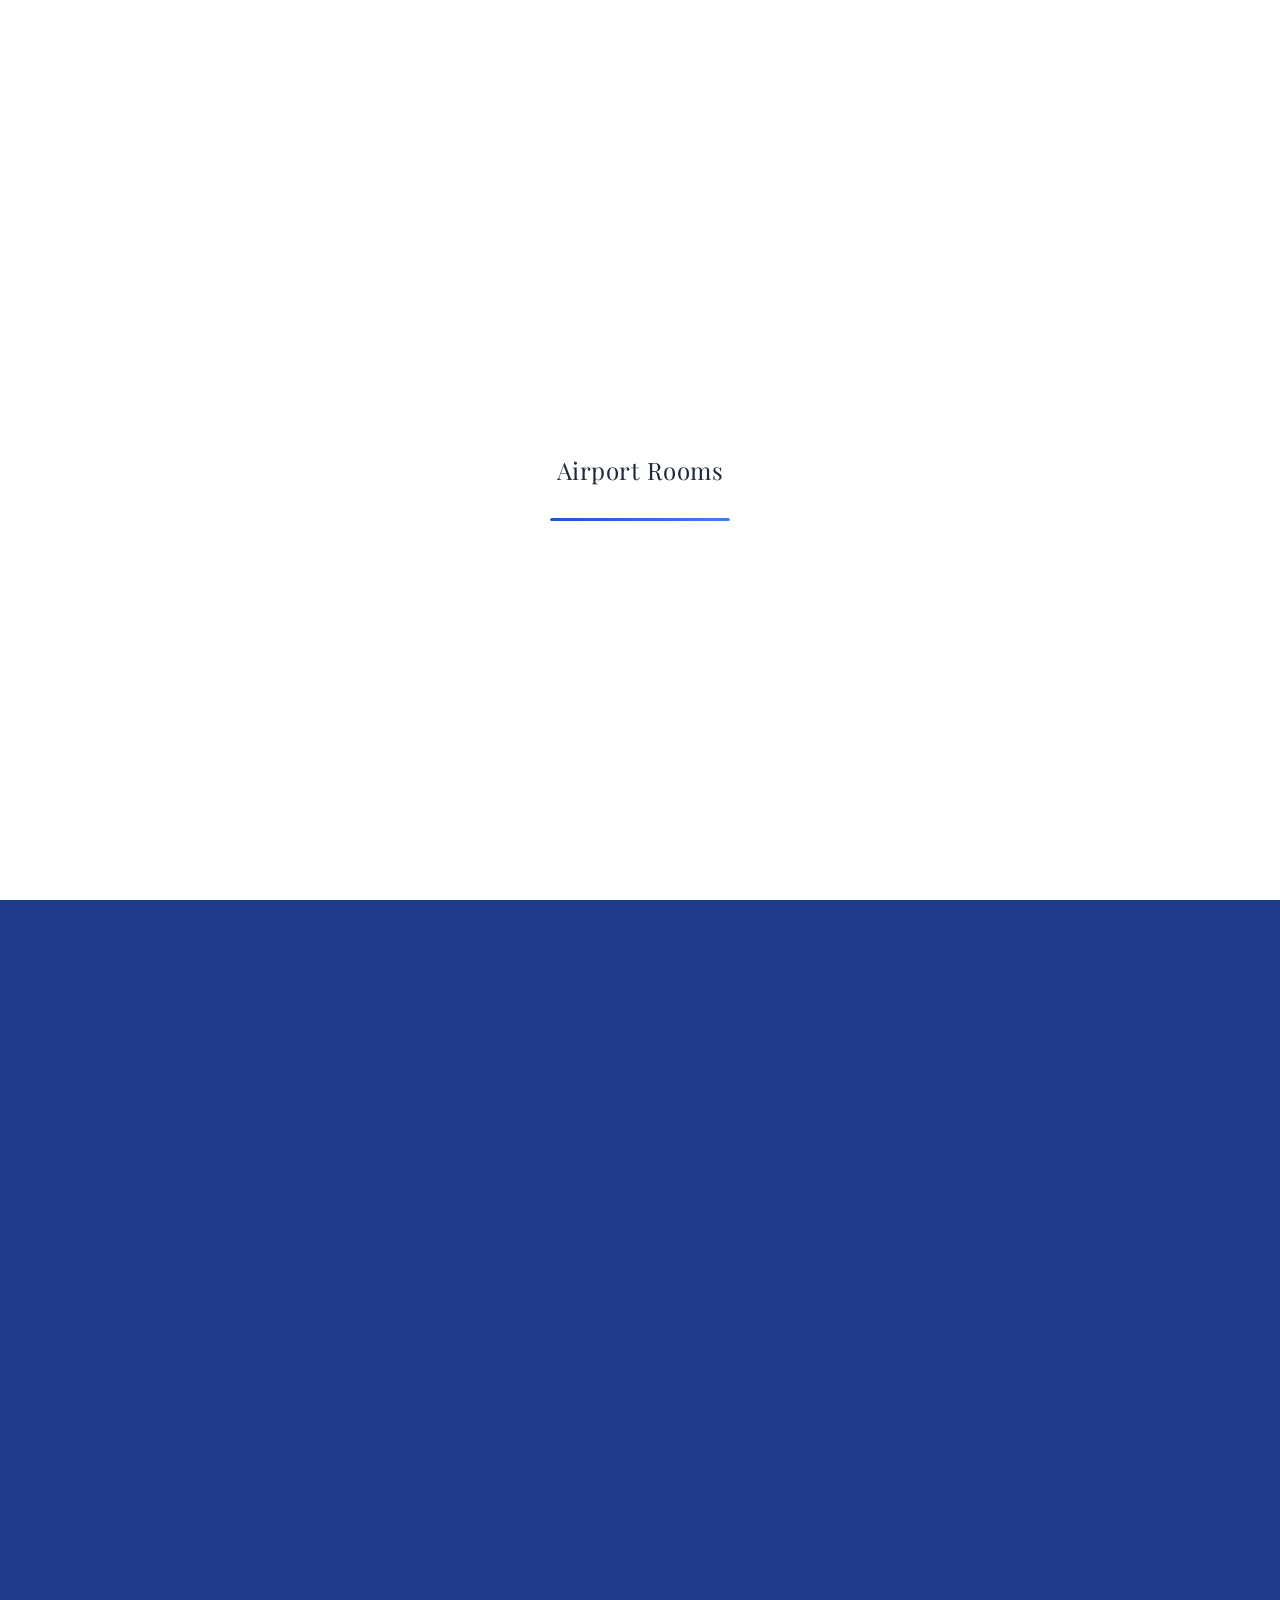
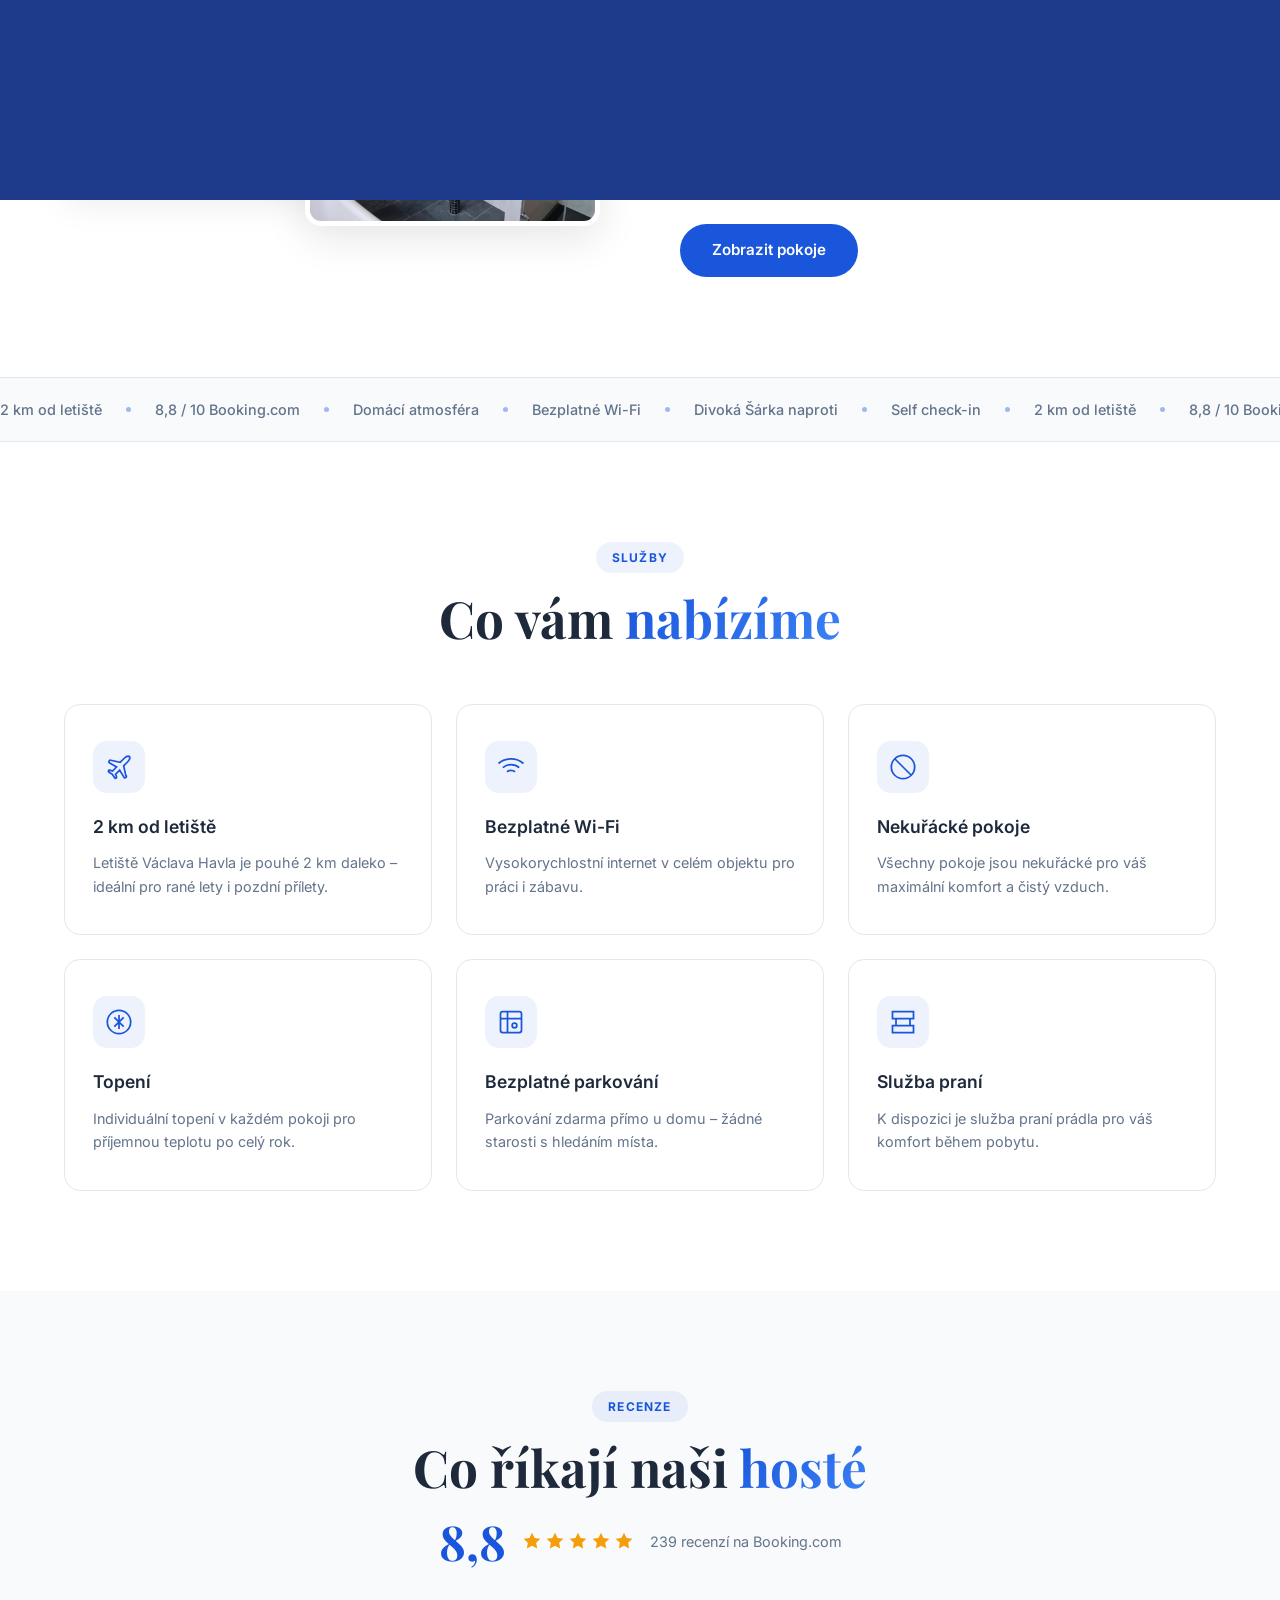
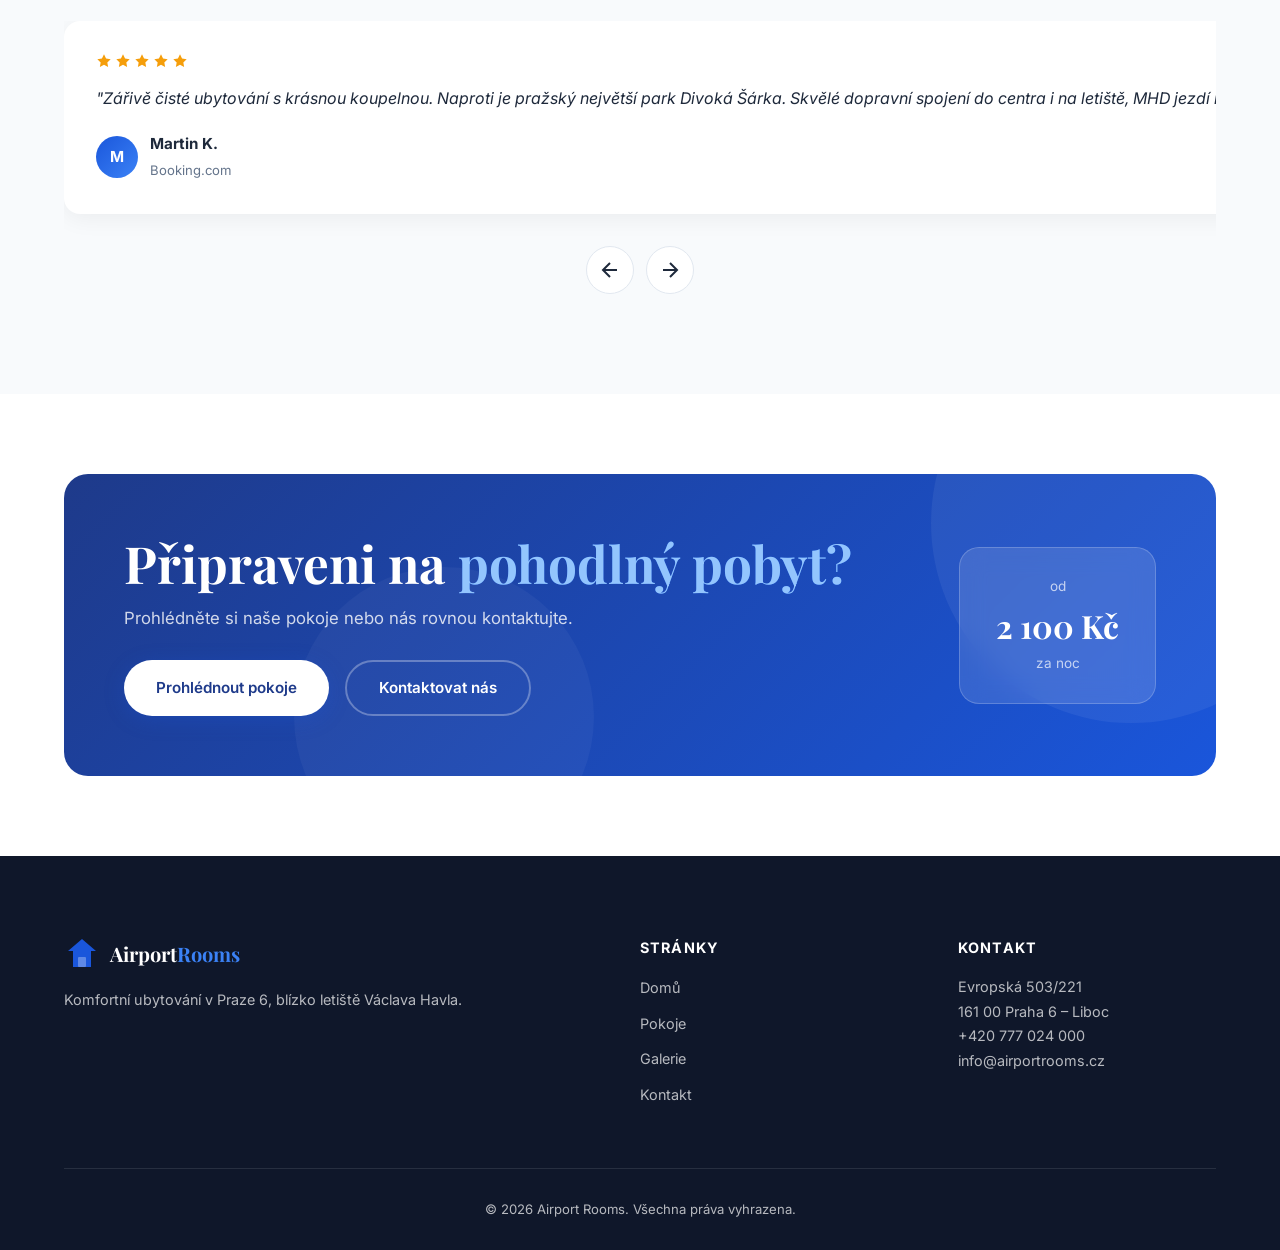
<file: index.html>
<!DOCTYPE html>
<html lang="cs">
<head>
    <meta charset="UTF-8">
    <meta name="viewport" content="width=device-width, initial-scale=1.0">
    <title>Airport Rooms | Ubytování u letiště Praha</title>
    <meta name="description" content="Airport Rooms – moderní penzion v Praze 6-Liboc. Komfortní ubytování blízko letiště Václava Havla s bezplatným Wi-Fi, sdíleným lounge a kuchyní.">
    <link rel="preconnect" href="https://fonts.googleapis.com">
    <link rel="preconnect" href="https://fonts.gstatic.com" crossorigin>
    <link href="https://fonts.googleapis.com/css2?family=Inter:wght@300;400;500;600;700;800;900&family=Playfair+Display:ital,wght@0,400;0,700;1,400&display=swap" rel="stylesheet">
    <link rel="stylesheet" href="css/style.css">
    <link rel="icon" type="image/svg+xml" href="data:image/svg+xml,<svg xmlns='http://www.w3.org/2000/svg' viewBox='0 0 32 32'><path d='M16 2L6 14h4v14h12V14h4L16 2z' fill='%231a56db'/></svg>">
</head>
<body data-page="home">

    <!-- PRELOADER -->
    <div id="preloader">
        <div class="preloader-inner">
            <div class="preloader-logo">
                <svg class="preloader-icon" viewBox="0 0 48 48" fill="none" xmlns="http://www.w3.org/2000/svg">
                    <path d="M24 4L4 20h6v20h28V20h6L24 4z" stroke="#fff" stroke-width="2" fill="none"/>
                    <rect x="18" y="28" width="12" height="12" rx="1" stroke="#fff" stroke-width="1.5" fill="none"/>
                    <path d="M40 8l-6 2 2-6 4 4z" fill="#fff" opacity=".6"/>
                    <path d="M44 12l-4 1.5 1.5-4L44 12z" fill="#fff" opacity=".3"/>
                </svg>
                <span class="preloader-text">Airport Rooms</span>
            </div>
            <div class="preloader-bar"><div class="preloader-bar-fill"></div></div>
        </div>
    </div>

    <!-- CURSOR -->
    <div class="cursor-dot"></div>
    <div class="cursor-ring"></div>

    <!-- PAGE TRANSITION -->
    <div class="page-transition" id="pageTransition">
        <span class="transition-label">Airport Rooms</span>
    </div>

    <!-- NAVIGATION -->
    <nav class="navbar" id="navbar">
        <div class="nav-container">
            <a href="index.html" class="nav-logo">
                <svg class="logo-svg" viewBox="0 0 36 36" fill="none" xmlns="http://www.w3.org/2000/svg">
                    <path d="M18 3L4 15h5v16h18V15h5L18 3z" fill="currentColor"/>
                    <rect x="14" y="21" width="8" height="10" rx="1" fill="#fff" opacity=".3"/>
                </svg>
                <span class="logo-text">Airport<span class="logo-accent">Rooms</span></span>
            </a>
            <ul class="nav-menu" id="navMenu">
                <li><a href="index.html" class="nav-link active" data-i18n="nav.home">Domů</a></li>
                <li><a href="rooms.html" class="nav-link" data-i18n="nav.rooms">Pokoje</a></li>
                <li><a href="gallery.html" class="nav-link" data-i18n="nav.gallery">Galerie</a></li>
                <li><a href="contact.html" class="nav-link" data-i18n="nav.contact">Kontakt</a></li>
            </ul>
            <div class="nav-right">
                <div class="lang-switcher" id="langSwitcher">
                    <button class="lang-btn" id="langBtn" aria-label="Language">
                        <svg width="18" height="18" viewBox="0 0 24 24" fill="none" stroke="currentColor" stroke-width="2"><circle cx="12" cy="12" r="10"/><path d="M2 12h20M12 2a15.3 15.3 0 0 1 4 10 15.3 15.3 0 0 1-4 10 15.3 15.3 0 0 1-4-10 15.3 15.3 0 0 1 4-10z"/></svg>
                        <span id="currentLang">CZ</span>
                        <svg class="lang-chevron" width="12" height="12" viewBox="0 0 24 24" fill="none" stroke="currentColor" stroke-width="2"><path d="M6 9l6 6 6-6"/></svg>
                    </button>
                    <div class="lang-dropdown" id="langDropdown">
                        <button class="lang-option active" data-lang="cs">Čeština</button>
                        <button class="lang-option" data-lang="en">English</button>
                        <button class="lang-option" data-lang="de">Deutsch</button>
                        <button class="lang-option" data-lang="ru">Русский</button>
                        <button class="lang-option" data-lang="it">Italiano</button>
                        <button class="lang-option" data-lang="pl">Polski</button>
                    </div>
                </div>
                <a href="reservation.html" class="nav-cta" data-i18n="nav.book">Rezervovat</a>
            </div>
            <button class="hamburger" id="hamburger" aria-label="Menu">
                <span></span><span></span><span></span>
            </button>
        </div>
    </nav>

    <!-- HERO -->
    <section class="hero" id="hero">
        <div class="hero-bg">
            <div class="hero-particles" id="heroParticles"></div>
            <div class="hero-gradient-bottom"></div>
        </div>

        <div class="hero-content">
            <div class="hero-inner">
            <div class="hero-text">
            <div class="hero-badge reveal-up">
                <svg width="16" height="16" viewBox="0 0 24 24" fill="currentColor"><path d="M12 2l3.09 6.26L22 9.27l-5 4.87 1.18 6.88L12 17.77l-6.18 3.25L7 14.14 2 9.27l6.91-1.01L12 2z"/></svg>
                <span data-i18n="hero.badge">Hodnocení 8,8 / 10 na Booking.com – 239 recenzí</span>
            </div>
            <h1 class="hero-title">
                <span class="reveal-up" style="--delay:.1s" data-i18n="hero.title1">Váš domov</span>
                <span class="reveal-up hero-accent" style="--delay:.2s" data-i18n="hero.title2">u letiště Praha</span>
            </h1>
            <p class="hero-subtitle reveal-up" style="--delay:.3s" data-i18n="hero.subtitle">
                Útulný penzion v klidné čtvrti Praha 6 – Liboc, pouhé 2 km od Letiště Václava Havla. 3 pokoje s vlastní koupelnou, bezplatné Wi-Fi, parkování a domácí atmosféra přímo naproti přírodnímu parku Divoká Šárka.
            </p>
            <div class="hero-btns reveal-up" style="--delay:.4s">
                <a href="reservation.html" class="btn btn-primary btn-glow">
                    <span data-i18n="hero.cta1">Rezervovat pokoj</span>
                    <svg width="20" height="20" viewBox="0 0 24 24" fill="none" stroke="currentColor" stroke-width="2"><path d="M5 12h14M12 5l7 7-7 7"/></svg>
                </a>
                <a href="contact.html" class="btn btn-outline" data-i18n="hero.cta2">Kontaktovat nás</a>
            </div>
            <div class="hero-stats reveal-up" style="--delay:.5s">
                <div class="stat"><span class="stat-num" data-count="239">0</span><span class="stat-lbl" data-i18n="hero.stat1">recenzí</span></div>
                <div class="stat-div"></div>
                <div class="stat"><span class="stat-num" data-count="8.8" data-dec="1">0</span><span class="stat-lbl" data-i18n="hero.stat2">hodnocení</span></div>
                <div class="stat-div"></div>
                <div class="stat"><span class="stat-num" data-count="2">0</span><span class="stat-lbl" data-i18n="hero.stat3">km k letišti</span></div>
            </div>
            </div>
            <!-- HERO AIRPLANE SCENE -->
            <div class="hero-plane-scene reveal-up" style="--delay:.3s">
                <div class="plane-orbit">
                    <div class="plane-orbit-ring"></div>
                    <div class="plane-orbit-ring plane-orbit-ring-2"></div>
                </div>
                <div class="plane-main">
                    <svg viewBox="0 0 512 512" xmlns="http://www.w3.org/2000/svg">
                        <path d="M472.8 168.4L360.2 115.6 307.4 3.2c-3.6-7.6-16-7.6-19.6 0L235 115.6 122.4 168.4c-5.2 2.4-7.6 8.4-5.2 13.6l52.8 112.4L37.6 399.6c-4.8 3.6-5.6 10.4-2 15.2l64 80c2 2.4 4.8 4 8 4.4 3.2.4 6.4-.4 8.8-2.4L248 392l49.2 104.8c2 4.4 6.4 7.2 11.2 7.2h.8c5.2-.4 9.6-4 10.8-9.2l40-180.4 112.8-52.8c5.2-2.4 7.6-8.4 5.2-13.6l-5.2-79.6z" fill="none" stroke="currentColor" stroke-width="8" opacity=".06"/>
                    </svg>
                    <div class="plane-body">
                        <svg viewBox="0 0 512 512" xmlns="http://www.w3.org/2000/svg">
                            <!-- Fuselage -->
                            <ellipse cx="256" cy="260" rx="40" ry="180" fill="white" opacity=".95"/>
                            <!-- Nose -->
                            <path d="M256 80c-8 0-16 12-20 32h40c-4-20-12-32-20-32z" fill="white"/>
                            <!-- Wings -->
                            <path d="M216 240L60 290c-8 2-8 14 0 16l156 10V240z" fill="white" opacity=".9"/>
                            <path d="M296 240l156 50c8 2 8 14 0 16l-156 10V240z" fill="white" opacity=".9"/>
                            <!-- Tail fin vertical -->
                            <path d="M246 400l10-60 10 60c0 20-20 20-20 0z" fill="white" opacity=".9"/>
                            <!-- Tail wings -->
                            <path d="M220 400l-50 30c-4 2-4 10 0 10l50-10V400z" fill="white" opacity=".85"/>
                            <path d="M292 400l50 30c4 2 4 10 0 10l-50-10V400z" fill="white" opacity=".85"/>
                            <!-- Windows -->
                            <circle cx="256" cy="140" r="8" fill="rgba(26,86,219,.4)"/>
                            <circle cx="256" cy="165" r="5" fill="rgba(26,86,219,.25)"/>
                            <circle cx="256" cy="185" r="5" fill="rgba(26,86,219,.25)"/>
                            <circle cx="256" cy="205" r="5" fill="rgba(26,86,219,.25)"/>
                            <circle cx="256" cy="225" r="5" fill="rgba(26,86,219,.25)"/>
                            <!-- Engine pods -->
                            <ellipse cx="190" cy="270" rx="12" ry="24" fill="white" opacity=".8"/>
                            <ellipse cx="322" cy="270" rx="12" ry="24" fill="white" opacity=".8"/>
                        </svg>
                    </div>
                </div>
                <div class="plane-trails">
                    <span class="trail t1"></span>
                    <span class="trail t2"></span>
                    <span class="trail t3"></span>
                </div>
                <div class="plane-clouds">
                    <span class="cloud c1"></span>
                    <span class="cloud c2"></span>
                    <span class="cloud c3"></span>
                </div>
                <div class="plane-dots">
                    <span class="pdot d1"></span>
                    <span class="pdot d2"></span>
                    <span class="pdot d3"></span>
                    <span class="pdot d4"></span>
                    <span class="pdot d5"></span>
                </div>
                <div class="plane-label">
                    <span>PRG</span>
                    <svg width="14" height="14" viewBox="0 0 24 24" fill="none" stroke="currentColor" stroke-width="2"><path d="M5 12h14M12 5l7 7-7 7"/></svg>
                    <span>YOU</span>
                </div>
            </div>
            </div>
        </div>
    </section>

    <!-- ABOUT -->
    <section class="section about" id="about">
        <div class="container">
            <div class="about-grid">
                <div class="about-images reveal-left">
                    <div class="about-img about-img-1">
                        <img src="images/365153275.jpg" alt="Airport Rooms - exteriér">
                    </div>
                    <div class="about-img about-img-2">
                        <img src="images/369130083.jpg" alt="Airport Rooms - pokoj">
                    </div>
                    <div class="about-deco-circle"></div>
                </div>
                <div class="about-content">
                    <span class="tag reveal-up" data-i18n="about.tag">O nás</span>
                    <h2 class="title-lg reveal-up"><span data-i18n="about.title1">Penzion s </span><span class="gradient-text" data-i18n="about.title2">domácí atmosférou</span><span data-i18n="about.title3"> v Praze 6</span></h2>
                    <p class="text-body reveal-up" data-i18n="about.p1">Airport Rooms je útulný penzion typu homestay na adrese Evropská 503/221 v klidné rezidenční čtvrti Praha 6 – Liboc. Nabízíme 3 pokoje s vlastní koupelnou pro maximálně 5 hostů. Přímo naproti se nachází přírodní park Divoká Šárka – ideální místo pro procházky a odpočinek v přírodě.</p>
                    <p class="text-body reveal-up" data-i18n="about.p2">Letiště Václava Havla je pouhé 2 km daleko. K dispozici je sdílená plně vybavená kuchyně, společenský lounge, bezplatné Wi-Fi a parkování u domu. Self check-in přes lockbox zajistí pohodlný příjezd kdykoliv. Na Booking.com máme hodnocení 8,8/10 od 239 hostů.</p>
                    <div class="about-features reveal-up">
                        <div class="feat">
                            <div class="feat-icon"><svg width="22" height="22" viewBox="0 0 24 24" fill="none" stroke="var(--primary)" stroke-width="2"><path d="M2 4v16h20V4H2zm0 8h20M7 12v8m5-8v8m5-8v8"/></svg></div>
                            <div><h4 data-i18n="about.feat1.title">3 pokoje s koupelnou</h4><p data-i18n="about.feat1.desc">Parketové podlahy, TV, ložní prádlo a ručníky</p></div>
                        </div>
                        <div class="feat">
                            <div class="feat-icon"><svg width="22" height="22" viewBox="0 0 24 24" fill="none" stroke="var(--primary)" stroke-width="2"><path d="M5 12.55a11 11 0 0 1 14.08 0M8.53 16.11a6 6 0 0 1 6.95 0M12 20h.01"/></svg></div>
                            <div><h4 data-i18n="about.feat2.title">Self check-in</h4><p data-i18n="about.feat2.desc">Pohodlný příjezd kdykoliv díky lockboxu</p></div>
                        </div>
                        <div class="feat">
                            <div class="feat-icon"><svg width="22" height="22" viewBox="0 0 24 24" fill="none" stroke="var(--primary)" stroke-width="2"><path d="M3 9h18v12H3V9zM3 9a4 4 0 0 1 4-4h10a4 4 0 0 1 4 4M9 21v-6h6v6"/></svg></div>
                            <div><h4 data-i18n="about.feat3.title">Sdílená kuchyň</h4><p data-i18n="about.feat3.desc">Vařič, lednice, mikrovlnka, varná konvice a nádobí</p></div>
                        </div>
                    </div>
                    <a href="rooms.html" class="btn btn-primary reveal-up" style="--delay:.1s" data-i18n="about.cta">Zobrazit pokoje</a>
                </div>
            </div>
        </div>
    </section>

    <!-- MARQUEE -->
    <div class="marquee-wrap">
        <div class="marquee-track">
            <span data-i18n="marquee.1">2 km od letiště</span><span class="marquee-dot"></span>
            <span data-i18n="marquee.2">8,8 / 10 Booking.com</span><span class="marquee-dot"></span>
            <span data-i18n="marquee.3">Domácí atmosféra</span><span class="marquee-dot"></span>
            <span data-i18n="marquee.4">Bezplatné Wi-Fi</span><span class="marquee-dot"></span>
            <span data-i18n="marquee.5">Divoká Šárka naproti</span><span class="marquee-dot"></span>
            <span data-i18n="marquee.6">Self check-in</span><span class="marquee-dot"></span>
            <span>2 km od letiště</span><span class="marquee-dot"></span>
            <span>8,8 / 10 Booking.com</span><span class="marquee-dot"></span>
            <span>Domácí atmosféra</span><span class="marquee-dot"></span>
            <span>Bezplatné Wi-Fi</span><span class="marquee-dot"></span>
            <span>Divoká Šárka naproti</span><span class="marquee-dot"></span>
            <span>Self check-in</span><span class="marquee-dot"></span>
        </div>
    </div>

    <!-- SERVICES -->
    <section class="section services" id="services">
        <div class="container">
            <div class="section-head text-center">
                <span class="tag reveal-up" data-i18n="services.tag">Služby</span>
                <h2 class="title-lg reveal-up"><span data-i18n="services.title1">Co vám </span><span class="gradient-text" data-i18n="services.title2">nabízíme</span></h2>
            </div>
            <div class="services-grid">
                <div class="svc-card reveal-up" style="--delay:.05s">
                    <div class="svc-icon-wrap"><svg width="28" height="28" viewBox="0 0 24 24" fill="none" stroke="currentColor" stroke-width="1.5"><path d="M17.8 19.2L16 11l3.5-3.5C21 6 21.5 4 21 3c-1-.5-3 0-4.5 1.5L13 8 4.8 6.2c-.5-.1-.9.1-1.1.5l-.3.5c-.2.4-.1.9.3 1.1l6.2 3.7-3.5 3.5-2.4-.8c-.3-.1-.7 0-.8.3l-.2.3c-.2.3-.1.7.2.9l3.1 2.1 2.1 3.1c.2.3.6.4.9.2l.3-.2c.3-.2.4-.5.3-.8l-.8-2.4 3.5-3.5 3.7 6.2c.2.4.7.5 1.1.3l.5-.3c.4-.2.6-.6.5-1.1z"/></svg></div>
                    <h3 data-i18n="services.s1.title">2 km od letiště</h3>
                    <p data-i18n="services.s1.desc">Letiště Václava Havla je pouhé 2 km daleko – ideální pro rané lety i pozdní přílety.</p>
                </div>
                <div class="svc-card reveal-up" style="--delay:.1s">
                    <div class="svc-icon-wrap"><svg width="28" height="28" viewBox="0 0 24 24" fill="none" stroke="currentColor" stroke-width="1.5"><path d="M5 12.55a11 11 0 0 1 14.08 0M8.53 16.11a6 6 0 0 1 6.95 0M12 20h.01M1.34 8.98A16.07 16.07 0 0 1 12 5a16.07 16.07 0 0 1 10.66 3.98"/></svg></div>
                    <h3 data-i18n="services.s2.title">Bezplatné Wi-Fi</h3>
                    <p data-i18n="services.s2.desc">Vysokorychlostní internet v celém objektu pro práci i zábavu.</p>
                </div>
                <div class="svc-card reveal-up" style="--delay:.15s">
                    <div class="svc-icon-wrap"><svg width="28" height="28" viewBox="0 0 24 24" fill="none" stroke="currentColor" stroke-width="1.5"><circle cx="12" cy="12" r="10"/><path d="M4.93 4.93l14.14 14.14"/></svg></div>
                    <h3 data-i18n="services.s3.title">Nekuřácké pokoje</h3>
                    <p data-i18n="services.s3.desc">Všechny pokoje jsou nekuřácké pro váš maximální komfort a čistý vzduch.</p>
                </div>
                <div class="svc-card reveal-up" style="--delay:.2s">
                    <div class="svc-icon-wrap"><svg width="28" height="28" viewBox="0 0 24 24" fill="none" stroke="currentColor" stroke-width="1.5"><path d="M12 22c5.523 0 10-4.477 10-10S17.523 2 12 2 2 6.477 2 12s4.477 10 10 10z"/><path d="M12 6v12M8 8l8 8M8 16l8-8"/></svg></div>
                    <h3 data-i18n="services.s4.title">Topení</h3>
                    <p data-i18n="services.s4.desc">Individuální topení v každém pokoji pro příjemnou teplotu po celý rok.</p>
                </div>
                <div class="svc-card reveal-up" style="--delay:.25s">
                    <div class="svc-icon-wrap"><svg width="28" height="28" viewBox="0 0 24 24" fill="none" stroke="currentColor" stroke-width="1.5"><rect x="3" y="3" width="18" height="18" rx="2"/><path d="M3 9h18M9 3v18"/><circle cx="15" cy="15" r="2"/></svg></div>
                    <h3 data-i18n="services.s5.title">Bezplatné parkování</h3>
                    <p data-i18n="services.s5.desc">Parkování zdarma přímo u domu – žádné starosti s hledáním místa.</p>
                </div>
                <div class="svc-card reveal-up" style="--delay:.3s">
                    <div class="svc-icon-wrap"><svg width="28" height="28" viewBox="0 0 24 24" fill="none" stroke="currentColor" stroke-width="1.5"><path d="M3 3h18v6H3zM3 15h18v6H3zM6 9v6M18 9v6"/></svg></div>
                    <h3 data-i18n="services.s6.title">Služba praní</h3>
                    <p data-i18n="services.s6.desc">K dispozici je služba praní prádla pro váš komfort během pobytu.</p>
                </div>
            </div>
        </div>
    </section>

    <!-- REVIEWS -->
    <section class="section reviews" id="reviews">
        <div class="container">
            <div class="section-head text-center">
                <span class="tag reveal-up" data-i18n="reviews.tag">Recenze</span>
                <h2 class="title-lg reveal-up"><span data-i18n="reviews.title1">Co říkají naši </span><span class="gradient-text" data-i18n="reviews.title2">hosté</span></h2>
                <div class="reviews-score reveal-up">
                    <div class="score-big">8,8</div>
                    <div class="score-stars">
                        <svg width="20" height="20" viewBox="0 0 24 24" fill="var(--accent)"><path d="M12 2l3.09 6.26L22 9.27l-5 4.87 1.18 6.88L12 17.77l-6.18 3.25L7 14.14 2 9.27l6.91-1.01L12 2z"/></svg>
                        <svg width="20" height="20" viewBox="0 0 24 24" fill="var(--accent)"><path d="M12 2l3.09 6.26L22 9.27l-5 4.87 1.18 6.88L12 17.77l-6.18 3.25L7 14.14 2 9.27l6.91-1.01L12 2z"/></svg>
                        <svg width="20" height="20" viewBox="0 0 24 24" fill="var(--accent)"><path d="M12 2l3.09 6.26L22 9.27l-5 4.87 1.18 6.88L12 17.77l-6.18 3.25L7 14.14 2 9.27l6.91-1.01L12 2z"/></svg>
                        <svg width="20" height="20" viewBox="0 0 24 24" fill="var(--accent)"><path d="M12 2l3.09 6.26L22 9.27l-5 4.87 1.18 6.88L12 17.77l-6.18 3.25L7 14.14 2 9.27l6.91-1.01L12 2z"/></svg>
                        <svg width="20" height="20" viewBox="0 0 24 24" fill="var(--accent)"><path d="M12 2l3.09 6.26L22 9.27l-5 4.87 1.18 6.88L12 17.77l-6.18 3.25L7 14.14 2 9.27l6.91-1.01L12 2z"/></svg>
                    </div>
                    <div class="score-sub" data-i18n="reviews.sub">239 recenzí na Booking.com</div>
                </div>
            </div>
            <div class="reviews-slider reveal-up">
                <div class="reviews-track" id="reviewsTrack">
                    <div class="rev-card">
                        <div class="rev-stars"><svg width="16" height="16" viewBox="0 0 24 24" fill="var(--accent)"><path d="M12 2l3.09 6.26L22 9.27l-5 4.87 1.18 6.88L12 17.77l-6.18 3.25L7 14.14 2 9.27l6.91-1.01L12 2z"/></svg><svg width="16" height="16" viewBox="0 0 24 24" fill="var(--accent)"><path d="M12 2l3.09 6.26L22 9.27l-5 4.87 1.18 6.88L12 17.77l-6.18 3.25L7 14.14 2 9.27l6.91-1.01L12 2z"/></svg><svg width="16" height="16" viewBox="0 0 24 24" fill="var(--accent)"><path d="M12 2l3.09 6.26L22 9.27l-5 4.87 1.18 6.88L12 17.77l-6.18 3.25L7 14.14 2 9.27l6.91-1.01L12 2z"/></svg><svg width="16" height="16" viewBox="0 0 24 24" fill="var(--accent)"><path d="M12 2l3.09 6.26L22 9.27l-5 4.87 1.18 6.88L12 17.77l-6.18 3.25L7 14.14 2 9.27l6.91-1.01L12 2z"/></svg><svg width="16" height="16" viewBox="0 0 24 24" fill="var(--accent)"><path d="M12 2l3.09 6.26L22 9.27l-5 4.87 1.18 6.88L12 17.77l-6.18 3.25L7 14.14 2 9.27l6.91-1.01L12 2z"/></svg></div>
                        <p>"Zářivě čisté ubytování s krásnou koupelnou. Naproti je pražský největší park Divoká Šárka. Skvělé dopravní spojení do centra i na letiště, MHD jezdí nonstop. Parkování zdarma u domu."</p>
                        <div class="rev-author"><div class="rev-avatar">M</div><div><strong>Martin K.</strong><span data-i18n="reviews.r1.time">Booking.com</span></div></div>
                    </div>
                    <div class="rev-card">
                        <div class="rev-stars"><svg width="16" height="16" viewBox="0 0 24 24" fill="var(--accent)"><path d="M12 2l3.09 6.26L22 9.27l-5 4.87 1.18 6.88L12 17.77l-6.18 3.25L7 14.14 2 9.27l6.91-1.01L12 2z"/></svg><svg width="16" height="16" viewBox="0 0 24 24" fill="var(--accent)"><path d="M12 2l3.09 6.26L22 9.27l-5 4.87 1.18 6.88L12 17.77l-6.18 3.25L7 14.14 2 9.27l6.91-1.01L12 2z"/></svg><svg width="16" height="16" viewBox="0 0 24 24" fill="var(--accent)"><path d="M12 2l3.09 6.26L22 9.27l-5 4.87 1.18 6.88L12 17.77l-6.18 3.25L7 14.14 2 9.27l6.91-1.01L12 2z"/></svg><svg width="16" height="16" viewBox="0 0 24 24" fill="var(--accent)"><path d="M12 2l3.09 6.26L22 9.27l-5 4.87 1.18 6.88L12 17.77l-6.18 3.25L7 14.14 2 9.27l6.91-1.01L12 2z"/></svg><svg width="16" height="16" viewBox="0 0 24 24" fill="var(--accent)"><path d="M12 2l3.09 6.26L22 9.27l-5 4.87 1.18 6.88L12 17.77l-6.18 3.25L7 14.14 2 9.27l6.91-1.01L12 2z"/></svg></div>
                        <p>"Výborný poměr cena/výkon. Plně vybavená kuchyňka je super bonus. Okolí je klidné, na letiště to trvá jen chvilku a self check-in funguje skvěle."</p>
                        <div class="rev-author"><div class="rev-avatar">L</div><div><strong>Lucie S.</strong><span data-i18n="reviews.r2.time">Booking.com</span></div></div>
                    </div>
                    <div class="rev-card">
                        <div class="rev-stars"><svg width="16" height="16" viewBox="0 0 24 24" fill="var(--accent)"><path d="M12 2l3.09 6.26L22 9.27l-5 4.87 1.18 6.88L12 17.77l-6.18 3.25L7 14.14 2 9.27l6.91-1.01L12 2z"/></svg><svg width="16" height="16" viewBox="0 0 24 24" fill="var(--accent)"><path d="M12 2l3.09 6.26L22 9.27l-5 4.87 1.18 6.88L12 17.77l-6.18 3.25L7 14.14 2 9.27l6.91-1.01L12 2z"/></svg><svg width="16" height="16" viewBox="0 0 24 24" fill="var(--accent)"><path d="M12 2l3.09 6.26L22 9.27l-5 4.87 1.18 6.88L12 17.77l-6.18 3.25L7 14.14 2 9.27l6.91-1.01L12 2z"/></svg><svg width="16" height="16" viewBox="0 0 24 24" fill="var(--accent)"><path d="M12 2l3.09 6.26L22 9.27l-5 4.87 1.18 6.88L12 17.77l-6.18 3.25L7 14.14 2 9.27l6.91-1.01L12 2z"/></svg><svg width="16" height="16" viewBox="0 0 24 24" fill="var(--accent)"><path d="M12 2l3.09 6.26L22 9.27l-5 4.87 1.18 6.88L12 17.77l-6.18 3.25L7 14.14 2 9.27l6.91-1.01L12 2z"/></svg></div>
                        <p>"Příjemné a útulné místo s parketovými podlahami a krásnou koupelnou s vanou. Skvělá alternativa k drahým hotelům u letiště. Park Divoká Šárka přímo přes cestu!"</p>
                        <div class="rev-author"><div class="rev-avatar">P</div><div><strong>Petr N.</strong><span data-i18n="reviews.r3.time">Booking.com</span></div></div>
                    </div>
                    <div class="rev-card">
                        <div class="rev-stars"><svg width="16" height="16" viewBox="0 0 24 24" fill="var(--accent)"><path d="M12 2l3.09 6.26L22 9.27l-5 4.87 1.18 6.88L12 17.77l-6.18 3.25L7 14.14 2 9.27l6.91-1.01L12 2z"/></svg><svg width="16" height="16" viewBox="0 0 24 24" fill="var(--accent)"><path d="M12 2l3.09 6.26L22 9.27l-5 4.87 1.18 6.88L12 17.77l-6.18 3.25L7 14.14 2 9.27l6.91-1.01L12 2z"/></svg><svg width="16" height="16" viewBox="0 0 24 24" fill="var(--accent)"><path d="M12 2l3.09 6.26L22 9.27l-5 4.87 1.18 6.88L12 17.77l-6.18 3.25L7 14.14 2 9.27l6.91-1.01L12 2z"/></svg><svg width="16" height="16" viewBox="0 0 24 24" fill="var(--accent)"><path d="M12 2l3.09 6.26L22 9.27l-5 4.87 1.18 6.88L12 17.77l-6.18 3.25L7 14.14 2 9.27l6.91-1.01L12 2z"/></svg><svg width="16" height="16" viewBox="0 0 24 24" fill="none" stroke="var(--accent)" stroke-width="2"><path d="M12 2l3.09 6.26L22 9.27l-5 4.87 1.18 6.88L12 17.77l-6.18 3.25L7 14.14 2 9.27l6.91-1.01L12 2z"/></svg></div>
                        <p>"Skvělé ubytování pro transit. Všechno zářivě čisté, lockbox check-in funguje perfektně. Parkování přímo u domu – velké plus."</p>
                        <div class="rev-author"><div class="rev-avatar">J</div><div><strong>Jana V.</strong><span data-i18n="reviews.r4.time">Booking.com</span></div></div>
                    </div>
                    <div class="rev-card">
                        <div class="rev-stars"><svg width="16" height="16" viewBox="0 0 24 24" fill="var(--accent)"><path d="M12 2l3.09 6.26L22 9.27l-5 4.87 1.18 6.88L12 17.77l-6.18 3.25L7 14.14 2 9.27l6.91-1.01L12 2z"/></svg><svg width="16" height="16" viewBox="0 0 24 24" fill="var(--accent)"><path d="M12 2l3.09 6.26L22 9.27l-5 4.87 1.18 6.88L12 17.77l-6.18 3.25L7 14.14 2 9.27l6.91-1.01L12 2z"/></svg><svg width="16" height="16" viewBox="0 0 24 24" fill="var(--accent)"><path d="M12 2l3.09 6.26L22 9.27l-5 4.87 1.18 6.88L12 17.77l-6.18 3.25L7 14.14 2 9.27l6.91-1.01L12 2z"/></svg><svg width="16" height="16" viewBox="0 0 24 24" fill="var(--accent)"><path d="M12 2l3.09 6.26L22 9.27l-5 4.87 1.18 6.88L12 17.77l-6.18 3.25L7 14.14 2 9.27l6.91-1.01L12 2z"/></svg><svg width="16" height="16" viewBox="0 0 24 24" fill="var(--accent)"><path d="M12 2l3.09 6.26L22 9.27l-5 4.87 1.18 6.88L12 17.77l-6.18 3.25L7 14.14 2 9.27l6.91-1.01L12 2z"/></svg></div>
                        <p>"Super lokace – 2 km na letiště, MHD do centra jezdí nonstop. Pokoj s parketami a TV, koupelna s vanou. Vrátíme se při dalším letu z Prahy!"</p>
                        <div class="rev-author"><div class="rev-avatar">T</div><div><strong>Tomáš R.</strong><span data-i18n="reviews.r5.time">Booking.com</span></div></div>
                    </div>
                </div>
                <div class="rev-nav">
                    <button class="rev-btn" id="revPrev" aria-label="Předchozí"><svg width="24" height="24" viewBox="0 0 24 24" fill="none" stroke="currentColor" stroke-width="2"><path d="M19 12H5M12 19l-7-7 7-7"/></svg></button>
                    <button class="rev-btn" id="revNext" aria-label="Další"><svg width="24" height="24" viewBox="0 0 24 24" fill="none" stroke="currentColor" stroke-width="2"><path d="M5 12h14M12 5l7 7-7 7"/></svg></button>
                </div>
            </div>
        </div>
    </section>

    <!-- CTA BANNER -->
    <section class="cta-section">
        <div class="container">
            <div class="cta-card reveal-up">
                <div class="cta-content">
                    <h2 class="title-lg"><span data-i18n="cta.title1">Připraveni na </span><span class="gradient-text" data-i18n="cta.title2">pohodlný pobyt?</span></h2>
                    <p data-i18n="cta.desc">Prohlédněte si naše pokoje nebo nás rovnou kontaktujte.</p>
                    <div class="cta-btns">
                        <a href="rooms.html" class="btn btn-primary btn-glow" data-i18n="cta.cta1">Prohlédnout pokoje</a>
                        <a href="contact.html" class="btn btn-outline-dark" data-i18n="cta.cta2">Kontaktovat nás</a>
                    </div>
                </div>
                <div class="cta-price-bubble">
                    <span data-i18n="cta.from">od</span>
                    <strong>2 100 Kč</strong>
                    <span data-i18n="cta.pernight">za noc</span>
                </div>
            </div>
        </div>
    </section>

    <!-- FOOTER -->
    <footer class="footer">
        <div class="container">
            <div class="footer-grid">
                <div class="footer-brand">
                    <a href="index.html" class="nav-logo">
                        <svg class="logo-svg" viewBox="0 0 36 36" fill="none"><path d="M18 3L4 15h5v16h18V15h5L18 3z" fill="currentColor"/><rect x="14" y="21" width="8" height="10" rx="1" fill="#fff" opacity=".3"/></svg>
                        <span class="logo-text">Airport<span class="logo-accent">Rooms</span></span>
                    </a>
                    <p data-i18n="footer.desc">Komfortní ubytování v Praze 6, blízko letiště Václava Havla. Váš domov daleko od domova.</p>
                </div>
                <div class="footer-col">
                    <h4 data-i18n="footer.pages">Stránky</h4>
                    <ul>
                        <li><a href="index.html" data-i18n="nav.home">Domů</a></li>
                        <li><a href="rooms.html" data-i18n="nav.rooms">Pokoje</a></li>
                        <li><a href="gallery.html" data-i18n="nav.gallery">Galerie</a></li>
                        <li><a href="contact.html" data-i18n="nav.contact">Kontakt</a></li>
                    </ul>
                </div>
                <div class="footer-col">
                    <h4 data-i18n="nav.contact">Kontakt</h4>
                    <p>Evropská 503/221<br>161 00 Praha 6 – Liboc</p>
                    <p><a href="tel:+420777024000">+420 777 024 000</a></p>
                    <p><a href="mailto:info@airportrooms.cz">info@airportrooms.cz</a></p>
                </div>
            </div>
            <div class="footer-bottom">
                <p>&copy; 2026 Airport Rooms. <span data-i18n="footer.copy">Všechna práva vyhrazena.</span></p>
            </div>
        </div>
    </footer>

    <button class="back-to-top" id="backToTop" aria-label="Nahoru"><svg width="24" height="24" viewBox="0 0 24 24" fill="none" stroke="currentColor" stroke-width="2"><path d="M18 15l-6-6-6 6"/></svg></button>
    <script src="js/main.js"></script>
</body>
</html>
</file>
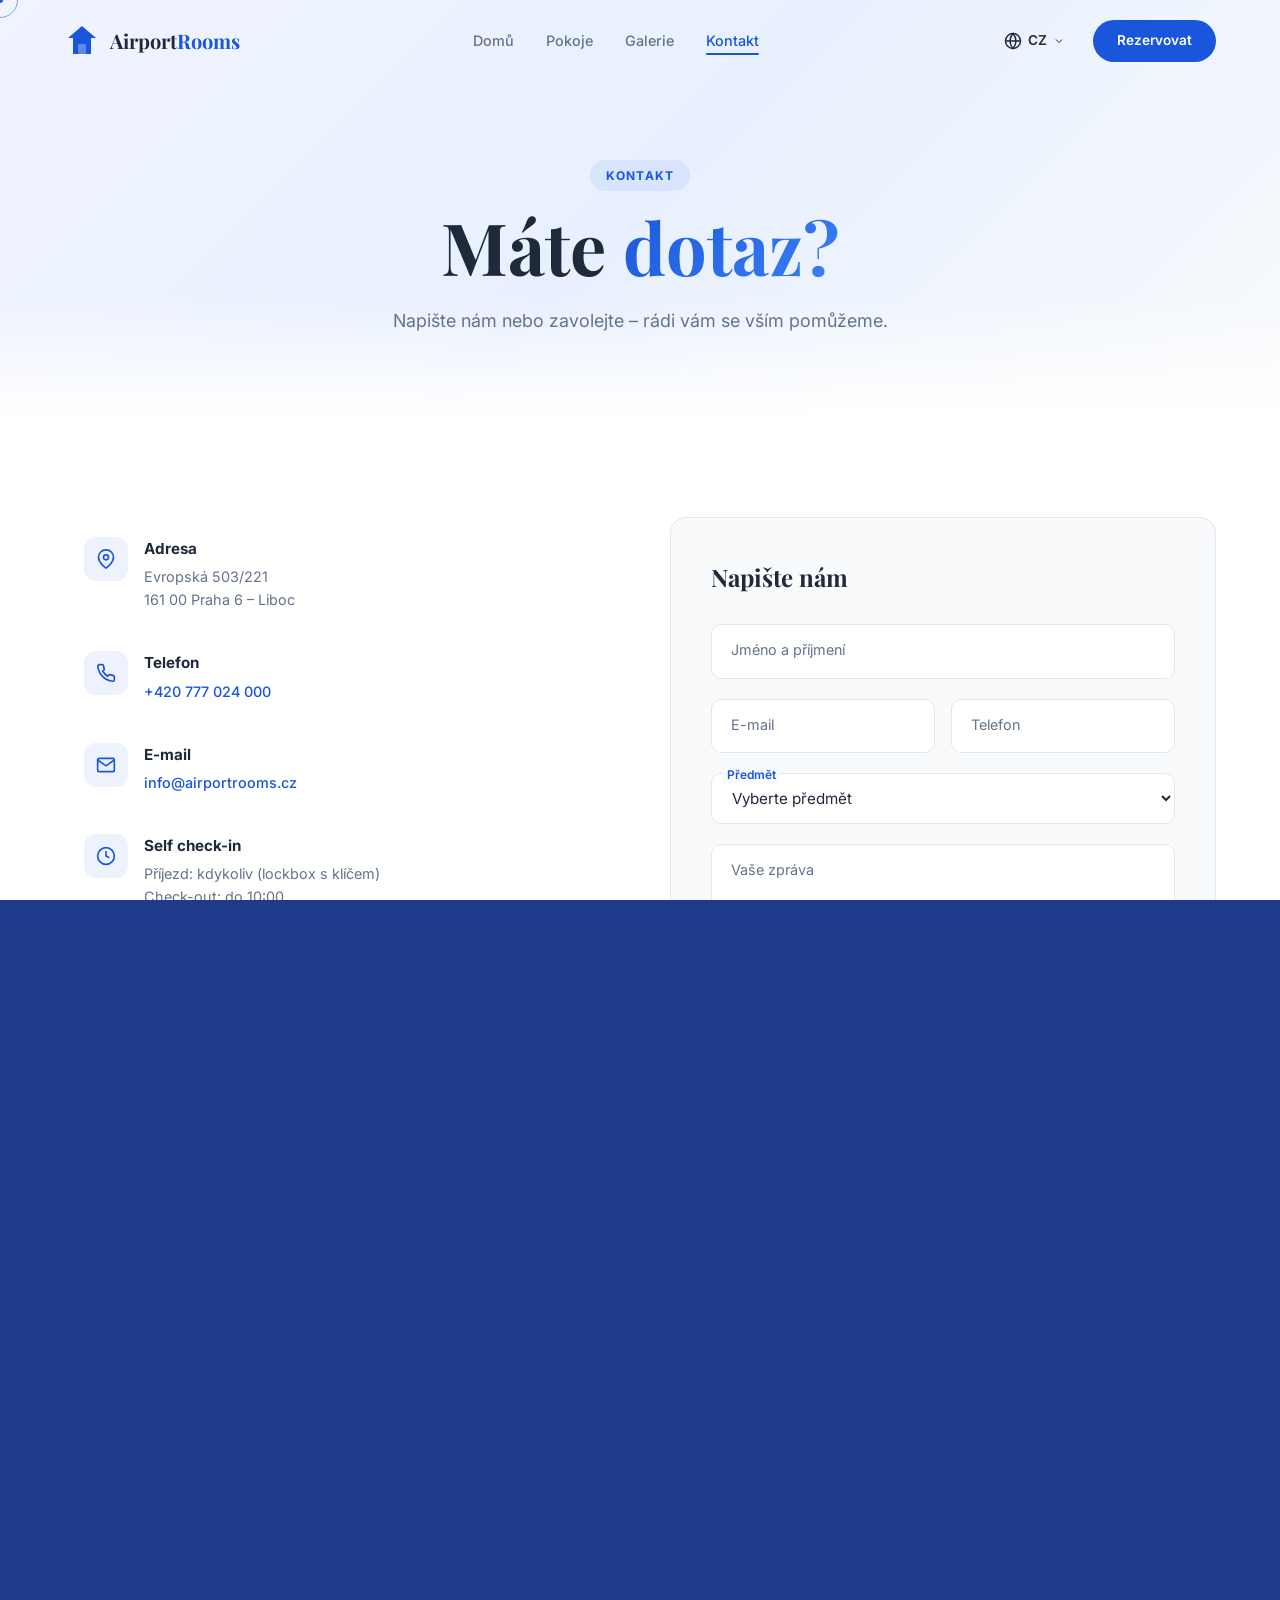
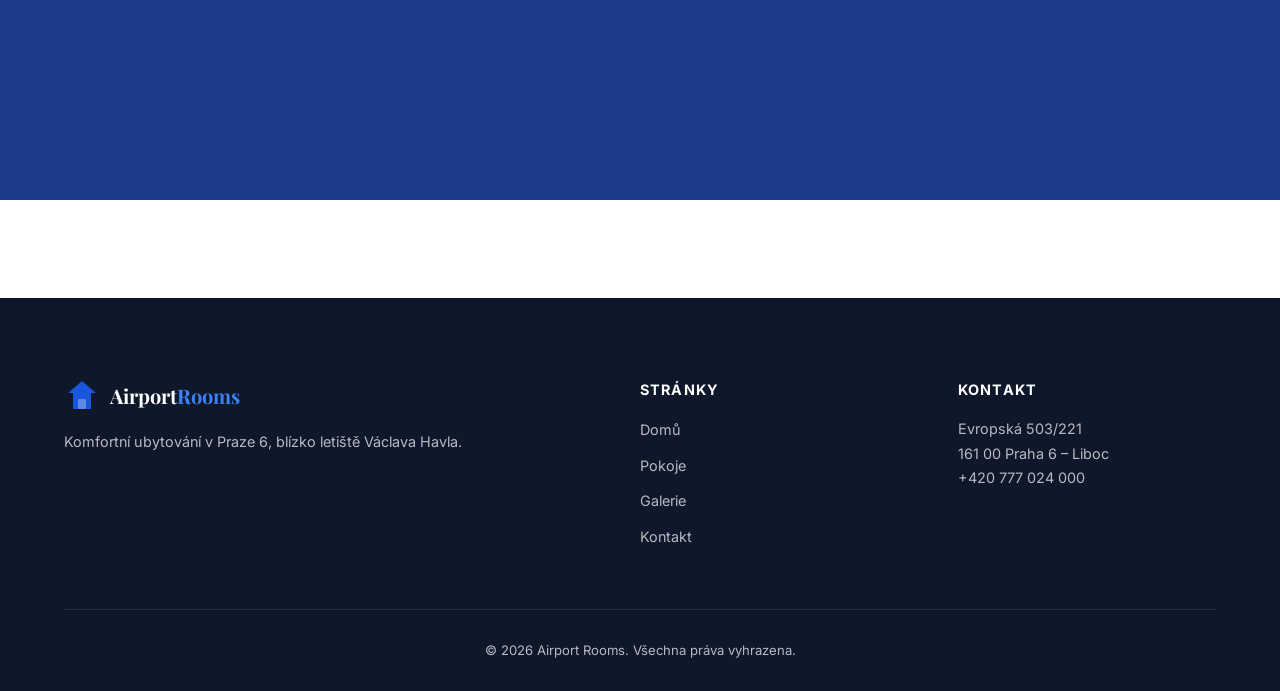
<file: contact.html>
<!DOCTYPE html>
<html lang="cs">
<head>
    <meta charset="UTF-8">
    <meta name="viewport" content="width=device-width, initial-scale=1.0">
    <title>Kontakt | Airport Rooms</title>
    <meta name="description" content="Kontaktujte Airport Rooms – Evropská 503/221, Praha 6-Liboc. Telefon: +420 777 024 000.">
    <link rel="preconnect" href="https://fonts.googleapis.com">
    <link rel="preconnect" href="https://fonts.gstatic.com" crossorigin>
    <link href="https://fonts.googleapis.com/css2?family=Inter:wght@300;400;500;600;700;800;900&family=Playfair+Display:ital,wght@0,400;0,700;1,400&display=swap" rel="stylesheet">
    <link rel="stylesheet" href="css/style.css">
    <link rel="icon" type="image/svg+xml" href="data:image/svg+xml,<svg xmlns='http://www.w3.org/2000/svg' viewBox='0 0 32 32'><path d='M16 2L6 14h4v14h12V14h4L16 2z' fill='%231a56db'/></svg>">
</head>
<body data-page="contact">

    <div class="cursor-dot"></div>
    <div class="cursor-ring"></div>
    <div class="page-transition" id="pageTransition"><span class="transition-label">Airport Rooms</span></div>

    <nav class="navbar scrolled" id="navbar">
        <div class="nav-container">
            <a href="index.html" class="nav-logo">
                <svg class="logo-svg" viewBox="0 0 36 36" fill="none"><path d="M18 3L4 15h5v16h18V15h5L18 3z" fill="currentColor"/><rect x="14" y="21" width="8" height="10" rx="1" fill="#fff" opacity=".3"/></svg>
                <span class="logo-text">Airport<span class="logo-accent">Rooms</span></span>
            </a>
            <ul class="nav-menu" id="navMenu">
                <li><a href="index.html" class="nav-link" data-i18n="nav.home">Domů</a></li>
                <li><a href="rooms.html" class="nav-link" data-i18n="nav.rooms">Pokoje</a></li>
                <li><a href="gallery.html" class="nav-link" data-i18n="nav.gallery">Galerie</a></li>
                <li><a href="contact.html" class="nav-link active" data-i18n="nav.contact">Kontakt</a></li>
            </ul>
            <div class="nav-right">
                <div class="lang-switcher" id="langSwitcher">
                    <button class="lang-btn" id="langBtn" aria-label="Language">
                        <svg width="18" height="18" viewBox="0 0 24 24" fill="none" stroke="currentColor" stroke-width="2"><circle cx="12" cy="12" r="10"/><path d="M2 12h20M12 2a15.3 15.3 0 0 1 4 10 15.3 15.3 0 0 1-4 10 15.3 15.3 0 0 1-4-10 15.3 15.3 0 0 1 4-10z"/></svg>
                        <span id="currentLang">CZ</span>
                        <svg class="lang-chevron" width="12" height="12" viewBox="0 0 24 24" fill="none" stroke="currentColor" stroke-width="2"><path d="M6 9l6 6 6-6"/></svg>
                    </button>
                    <div class="lang-dropdown" id="langDropdown">
                        <button class="lang-option active" data-lang="cs">Čeština</button>
                        <button class="lang-option" data-lang="en">English</button>
                        <button class="lang-option" data-lang="de">Deutsch</button>
                        <button class="lang-option" data-lang="ru">Русский</button>
                        <button class="lang-option" data-lang="it">Italiano</button>
                        <button class="lang-option" data-lang="pl">Polski</button>
                    </div>
                </div>
                <a href="reservation.html" class="nav-cta" data-i18n="nav.book">Rezervovat</a>
            </div>
            <button class="hamburger" id="hamburger" aria-label="Menu"><span></span><span></span><span></span></button>
        </div>
    </nav>

    <section class="page-header">
        <div class="page-header-bg"></div>
        <div class="container">
            <span class="tag reveal-up" data-i18n="nav.contact">Kontakt</span>
            <h1 class="title-xl reveal-up" style="--delay:.1s"><span data-i18n="contact.title1">Máte </span><span class="gradient-text" data-i18n="contact.title2">dotaz?</span></h1>
            <p class="text-body-lg reveal-up" style="--delay:.2s" data-i18n="contact.intro">Napište nám nebo zavolejte – rádi vám se vším pomůžeme.</p>
        </div>
    </section>

    <section class="section contact-page">
        <div class="container">
            <div class="contact-grid">
                <div class="contact-left">
                    <div class="c-card reveal-up" style="--delay:.05s">
                        <div class="c-icon"><svg width="20" height="20" viewBox="0 0 24 24" fill="none" stroke="var(--primary)" stroke-width="2"><path d="M21 10c0 7-9 13-9 13s-9-6-9-13a9 9 0 0 1 18 0z"/><circle cx="12" cy="10" r="3"/></svg></div>
                        <div><h4 data-i18n="contact.address">Adresa</h4><p>Evropská 503/221<br>161 00 Praha 6 – Liboc</p></div>
                    </div>
                    <div class="c-card reveal-up" style="--delay:.1s">
                        <div class="c-icon"><svg width="20" height="20" viewBox="0 0 24 24" fill="none" stroke="var(--primary)" stroke-width="2"><path d="M22 16.92v3a2 2 0 0 1-2.18 2 19.79 19.79 0 0 1-8.63-3.07 19.5 19.5 0 0 1-6-6 19.79 19.79 0 0 1-3.07-8.67A2 2 0 0 1 4.11 2h3a2 2 0 0 1 2 1.72c.127.96.361 1.903.7 2.81a2 2 0 0 1-.45 2.11L8.09 9.91a16 16 0 0 0 6 6l1.27-1.27a2 2 0 0 1 2.11-.45c.907.339 1.85.573 2.81.7A2 2 0 0 1 22 16.92z"/></svg></div>
                        <div><h4 data-i18n="contact.phone">Telefon</h4><p><a href="tel:+420777024000">+420 777 024 000</a></p></div>
                    </div>
                    <div class="c-card reveal-up" style="--delay:.15s">
                        <div class="c-icon"><svg width="20" height="20" viewBox="0 0 24 24" fill="none" stroke="var(--primary)" stroke-width="2"><path d="M4 4h16c1.1 0 2 .9 2 2v12c0 1.1-.9 2-2 2H4c-1.1 0-2-.9-2-2V6c0-1.1.9-2 2-2z"/><path d="M22 6l-10 7L2 6"/></svg></div>
                        <div><h4>E-mail</h4><p><a href="mailto:info@airportrooms.cz">info@airportrooms.cz</a></p></div>
                    </div>
                    <div class="c-card reveal-up" style="--delay:.2s">
                        <div class="c-icon"><svg width="20" height="20" viewBox="0 0 24 24" fill="none" stroke="var(--primary)" stroke-width="2"><circle cx="12" cy="12" r="10"/><path d="M12 6v6l4 2"/></svg></div>
                        <div><h4>Self check-in</h4><p>Příjezd: kdykoliv (lockbox s klíčem)<br>Check-out: <span data-i18n="contact.checkout">do 10:00</span></p></div>
                    </div>
                    <div class="contact-map reveal-up" style="--delay:.25s">
                        <iframe src="https://www.google.com/maps/embed?pb=!1m18!1m12!1m3!1d2558.5!2d14.3201174!3d50.0925569!2m3!1f0!2f0!3f0!3m2!1i1024!2i768!4f13.1!3m3!1m2!1s0x470bbf2e319e5065%3A0x74b10bb3f9520c0a!2sAirport%20Rooms!5e0!3m2!1scs!2scz!4v1709000000000!5m2!1scs!2scz" width="100%" height="300" style="border:0;border-radius:16px;" allowfullscreen loading="lazy"></iframe>
                    </div>
                </div>
                <div class="contact-right reveal-right">
                    <div class="form-wrap">
                        <h3 data-i18n="contact.form.title">Napište nám</h3>
                        <form class="contact-form" id="contactForm">
                            <div class="fg">
                                <input type="text" id="name" placeholder=" " required>
                                <label for="name" data-i18n="contact.form.name">Jméno a příjmení</label>
                            </div>
                            <div class="form-2col">
                                <div class="fg">
                                    <input type="email" id="email" placeholder=" " required>
                                    <label for="email">E-mail</label>
                                </div>
                                <div class="fg">
                                    <input type="tel" id="phone" placeholder=" ">
                                    <label for="phone" data-i18n="contact.phone">Telefon</label>
                                </div>
                            </div>
                            <div class="fg">
                                <select id="subject" required>
                                    <option value="" disabled selected data-i18n="contact.form.selectsubj">Vyberte předmět</option>
                                    <option value="reservation" data-i18n="rooms.booking.tag">Rezervace</option>
                                    <option value="info" data-i18n="contact.form.general">Obecný dotaz</option>
                                    <option value="complaint" data-i18n="contact.form.complaint">Stížnost</option>
                                    <option value="other" data-i18n="contact.form.other">Jiné</option>
                                </select>
                                <label for="subject" class="select-label" data-i18n="contact.form.subject">Předmět</label>
                            </div>
                            <div class="fg">
                                <textarea id="message" rows="5" placeholder=" " required></textarea>
                                <label for="message" data-i18n="contact.form.message">Vaše zpráva</label>
                            </div>
                            <button type="submit" class="btn btn-primary btn-full">
                                <span data-i18n="contact.form.submit">Odeslat zprávu</span>
                                <svg width="20" height="20" viewBox="0 0 24 24" fill="none" stroke="currentColor" stroke-width="2"><path d="M22 2L11 13M22 2l-7 20-4-9-9-4 20-7z"/></svg>
                            </button>
                        </form>
                    </div>
                </div>
            </div>
        </div>
    </section>

    <section class="section location-facts-section">
        <div class="container">
            <div class="section-head text-center">
                <span class="tag reveal-up" data-i18n="contact.location.tag">Poloha</span>
                <h2 class="title-lg reveal-up"><span data-i18n="contact.location.title1">Strategická </span><span class="gradient-text" data-i18n="contact.location.title2">poloha</span></h2>
            </div>
            <div class="loc-grid">
                <div class="loc-card reveal-up" style="--delay:.05s">
                    <div class="loc-icon"><svg width="28" height="28" viewBox="0 0 24 24" fill="none" stroke="var(--primary)" stroke-width="1.5"><path d="M17.8 19.2L16 11l3.5-3.5C21 6 21.5 4 21 3c-1-.5-3 0-4.5 1.5L13 8 4.8 6.2c-.5-.1-.9.1-1.1.5l-.3.5c-.2.4-.1.9.3 1.1l6.2 3.7-3.5 3.5-2.4-.8c-.3-.1-.7 0-.8.3l-.2.3c-.2.3-.1.7.2.9l3.1 2.1 2.1 3.1c.2.3.6.4.9.2l.3-.2c.3-.2.4-.5.3-.8l-.8-2.4 3.5-3.5 3.7 6.2c.2.4.7.5 1.1.3l.5-.3c.4-.2.6-.6.5-1.1z"/></svg></div>
                    <strong data-i18n="contact.loc1.name">Letiště Václava Havla</strong>
                    <span data-i18n="contact.loc1.dist">2 km (5 min autem)</span>
                </div>
                <div class="loc-card reveal-up" style="--delay:.1s">
                    <div class="loc-icon"><svg width="28" height="28" viewBox="0 0 24 24" fill="none" stroke="var(--primary)" stroke-width="1.5"><path d="M3 21h18M5 21V7l7-4 7 4v14M9 21v-6h6v6"/><line x1="9" y1="10" x2="9" y2="10.01"/><line x1="15" y1="10" x2="15" y2="10.01"/><line x1="9" y1="13" x2="9" y2="13.01"/><line x1="15" y1="13" x2="15" y2="13.01"/></svg></div>
                    <strong data-i18n="contact.loc2.name">Staroměstské náměstí</strong>
                    <span>9 km (MHD nonstop)</span>
                </div>
                <div class="loc-card reveal-up" style="--delay:.15s">
                    <div class="loc-icon"><svg width="28" height="28" viewBox="0 0 24 24" fill="none" stroke="var(--primary)" stroke-width="1.5"><rect x="4" y="3" width="16" height="18" rx="2"/><path d="M4 11h16M12 3v18"/><circle cx="8" cy="7" r="1.5"/><circle cx="16" cy="7" r="1.5"/></svg></div>
                    <strong data-i18n="contact.loc3.name">Metro Petřiny</strong>
                    <span data-i18n="contact.loc3.dist">20 min pěšky / MHD</span>
                </div>
                <div class="loc-card reveal-up" style="--delay:.2s">
                    <div class="loc-icon"><svg width="28" height="28" viewBox="0 0 24 24" fill="none" stroke="var(--primary)" stroke-width="1.5"><path d="M12 22c4-4 8-7.5 8-12a8 8 0 1 0-16 0c0 4.5 4 8 8 12z"/><path d="M8 10s1.5 2 4 2 4-2 4-2"/></svg></div>
                    <strong>Divoká Šárka</strong>
                    <span data-i18n="contact.loc4.dist">Přímo přes ulici</span>
                </div>
            </div>
        </div>
    </section>

    <footer class="footer">
        <div class="container">
            <div class="footer-grid">
                <div class="footer-brand">
                    <a href="index.html" class="nav-logo"><svg class="logo-svg" viewBox="0 0 36 36" fill="none"><path d="M18 3L4 15h5v16h18V15h5L18 3z" fill="currentColor"/><rect x="14" y="21" width="8" height="10" rx="1" fill="#fff" opacity=".3"/></svg><span class="logo-text">Airport<span class="logo-accent">Rooms</span></span></a>
                    <p data-i18n="footer.desc">Komfortní ubytování v Praze 6, blízko letiště Václava Havla.</p>
                </div>
                <div class="footer-col">
                    <h4 data-i18n="footer.pages">Stránky</h4>
                    <ul><li><a href="index.html" data-i18n="nav.home">Domů</a></li><li><a href="rooms.html" data-i18n="nav.rooms">Pokoje</a></li><li><a href="gallery.html" data-i18n="nav.gallery">Galerie</a></li><li><a href="contact.html" data-i18n="nav.contact">Kontakt</a></li></ul>
                </div>
                <div class="footer-col">
                    <h4 data-i18n="nav.contact">Kontakt</h4>
                    <p>Evropská 503/221<br>161 00 Praha 6 – Liboc</p>
                    <p><a href="tel:+420777024000">+420 777 024 000</a></p>
                </div>
            </div>
            <div class="footer-bottom"><p>&copy; 2026 Airport Rooms. <span data-i18n="footer.copy">Všechna práva vyhrazena.</span></p></div>
        </div>
    </footer>

    <button class="back-to-top" id="backToTop" aria-label="Nahoru"><svg width="24" height="24" viewBox="0 0 24 24" fill="none" stroke="currentColor" stroke-width="2"><path d="M18 15l-6-6-6 6"/></svg></button>
    <script src="js/main.js"></script>
</body>
</html>
</file>
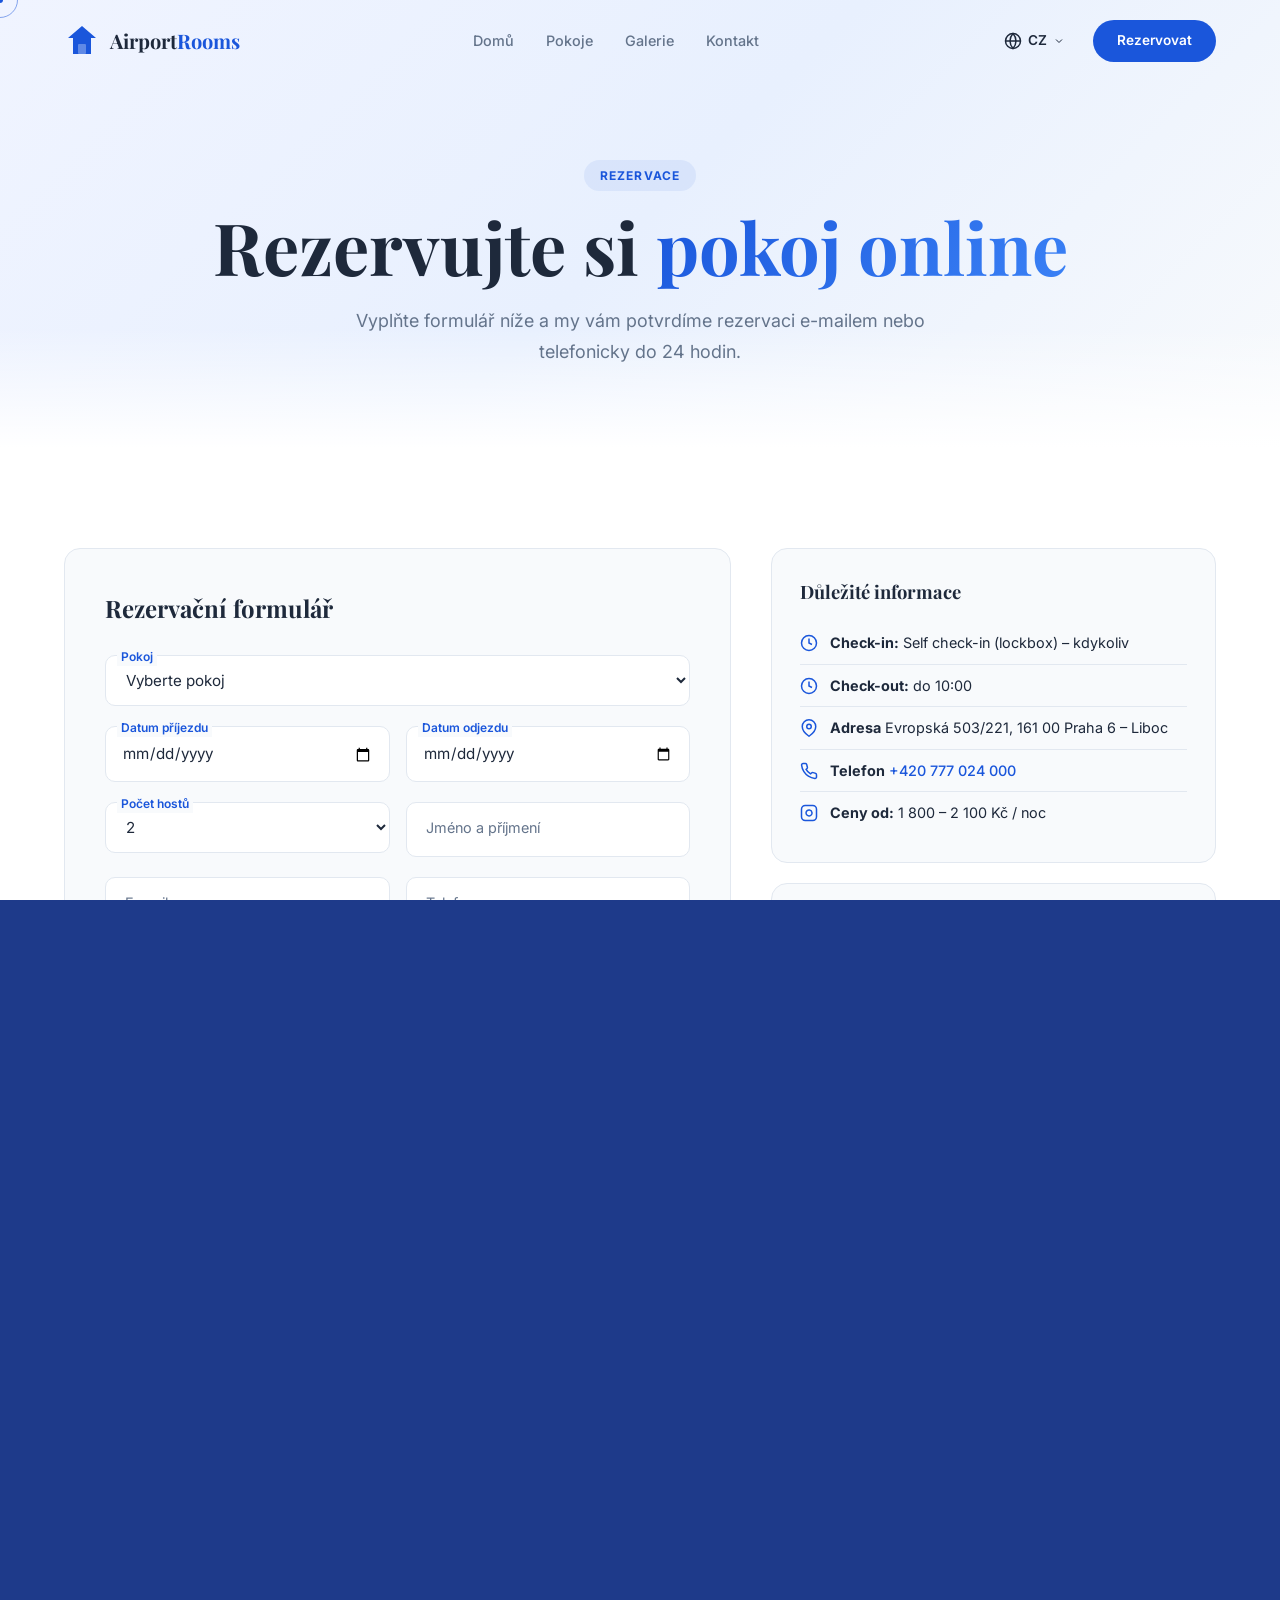
<file: reservation.html>
<!DOCTYPE html>
<html lang="cs">
<head>
    <meta charset="UTF-8">
    <meta name="viewport" content="width=device-width, initial-scale=1.0">
    <title>Rezervace | Airport Rooms</title>
    <meta name="description" content="Rezervujte si pokoj v Airport Rooms – penzion u letiště Praha. Jednoduchá online rezervace.">
    <link rel="preconnect" href="https://fonts.googleapis.com">
    <link rel="preconnect" href="https://fonts.gstatic.com" crossorigin>
    <link href="https://fonts.googleapis.com/css2?family=Inter:wght@300;400;500;600;700;800;900&family=Playfair+Display:ital,wght@0,400;0,700;1,400&display=swap" rel="stylesheet">
    <link rel="stylesheet" href="css/style.css">
    <link rel="icon" type="image/svg+xml" href="data:image/svg+xml,<svg xmlns='http://www.w3.org/2000/svg' viewBox='0 0 32 32'><path d='M16 2L6 14h4v14h12V14h4L16 2z' fill='%231a56db'/></svg>">
</head>
<body data-page="reservation">

    <div class="cursor-dot"></div>
    <div class="cursor-ring"></div>
    <div class="page-transition" id="pageTransition"><span class="transition-label">Airport Rooms</span></div>

    <nav class="navbar scrolled" id="navbar">
        <div class="nav-container">
            <a href="index.html" class="nav-logo">
                <svg class="logo-svg" viewBox="0 0 36 36" fill="none"><path d="M18 3L4 15h5v16h18V15h5L18 3z" fill="currentColor"/><rect x="14" y="21" width="8" height="10" rx="1" fill="#fff" opacity=".3"/></svg>
                <span class="logo-text">Airport<span class="logo-accent">Rooms</span></span>
            </a>
            <ul class="nav-menu" id="navMenu">
                <li><a href="index.html" class="nav-link" data-i18n="nav.home">Domů</a></li>
                <li><a href="rooms.html" class="nav-link" data-i18n="nav.rooms">Pokoje</a></li>
                <li><a href="gallery.html" class="nav-link" data-i18n="nav.gallery">Galerie</a></li>
                <li><a href="contact.html" class="nav-link" data-i18n="nav.contact">Kontakt</a></li>
            </ul>
            <div class="nav-right">
                <div class="lang-switcher" id="langSwitcher">
                    <button class="lang-btn" id="langBtn" aria-label="Language">
                        <svg width="18" height="18" viewBox="0 0 24 24" fill="none" stroke="currentColor" stroke-width="2"><circle cx="12" cy="12" r="10"/><path d="M2 12h20M12 2a15.3 15.3 0 0 1 4 10 15.3 15.3 0 0 1-4 10 15.3 15.3 0 0 1-4-10 15.3 15.3 0 0 1 4-10z"/></svg>
                        <span id="currentLang">CZ</span>
                        <svg class="lang-chevron" width="12" height="12" viewBox="0 0 24 24" fill="none" stroke="currentColor" stroke-width="2"><path d="M6 9l6 6 6-6"/></svg>
                    </button>
                    <div class="lang-dropdown" id="langDropdown">
                        <button class="lang-option active" data-lang="cs">Čeština</button>
                        <button class="lang-option" data-lang="en">English</button>
                        <button class="lang-option" data-lang="de">Deutsch</button>
                        <button class="lang-option" data-lang="ru">Русский</button>
                        <button class="lang-option" data-lang="it">Italiano</button>
                        <button class="lang-option" data-lang="pl">Polski</button>
                    </div>
                </div>
                <a href="reservation.html" class="nav-cta" data-i18n="nav.book">Rezervovat</a>
            </div>
            <button class="hamburger" id="hamburger" aria-label="Menu"><span></span><span></span><span></span></button>
        </div>
    </nav>

    <section class="page-header">
        <div class="page-header-bg"></div>
        <div class="container">
            <span class="tag reveal-up" data-i18n="res.tag">Rezervace</span>
            <h1 class="title-xl reveal-up" style="--delay:.1s"><span data-i18n="res.title1">Rezervujte si </span><span class="gradient-text" data-i18n="res.title2">pokoj online</span></h1>
            <p class="text-body-lg reveal-up" style="--delay:.2s" data-i18n="res.intro">Vyplňte formulář níže a my vám potvrdíme rezervaci e-mailem nebo telefonicky do 24 hodin.</p>
        </div>
    </section>

    <section class="section reservation-page">
        <div class="container">
            <div class="reservation-grid">
                <div class="form-wrap reservation-form-wrap">
                    <h3 data-i18n="res.form.title">Rezervační formulář</h3>
                    <form id="reservationForm" novalidate>
                        <div class="fg">
                            <select id="resRoom" required>
                                <option value="" disabled selected data-i18n="res.form.selectroom">Vyberte pokoj</option>
                                <option value="king-balcony" data-i18n="res.form.room1">Pokoj s manželskou postelí King a balkonem (2 os.)</option>
                                <option value="double" data-i18n="res.form.room2">Dvoulůžkový pokoj s manželskou postelí (2 os.)</option>
                                <option value="economy" data-i18n="res.form.room3">Dvoulůžkový pokoj Economy (1 os.)</option>
                            </select>
                            <label class="select-label" data-i18n="res.form.roomlabel">Pokoj</label>
                        </div>
                        <div class="form-2col">
                            <div class="fg">
                                <input type="date" id="resCheckin" required placeholder=" ">
                                <label data-i18n="res.form.checkin">Datum příjezdu</label>
                            </div>
                            <div class="fg">
                                <input type="date" id="resCheckout" required placeholder=" ">
                                <label data-i18n="res.form.checkout">Datum odjezdu</label>
                            </div>
                        </div>
                        <div class="form-2col">
                            <div class="fg">
                                <select id="resGuests" required>
                                    <option value="1">1</option>
                                    <option value="2" selected>2</option>
                                </select>
                                <label class="select-label" data-i18n="res.form.guests">Počet hostů</label>
                            </div>
                            <div class="fg">
                                <input type="text" id="resName" required placeholder=" ">
                                <label data-i18n="res.form.name">Jméno a příjmení</label>
                            </div>
                        </div>
                        <div class="form-2col">
                            <div class="fg">
                                <input type="email" id="resEmail" required placeholder=" ">
                                <label>E-mail</label>
                            </div>
                            <div class="fg">
                                <input type="tel" id="resPhone" required placeholder=" ">
                                <label data-i18n="res.form.phone">Telefon</label>
                            </div>
                        </div>
                        <div class="fg">
                            <textarea id="resNotes" rows="3" placeholder=" "></textarea>
                            <label data-i18n="res.form.notes">Poznámky (nepovinné)</label>
                        </div>
                        <button type="submit" class="btn btn-primary btn-full" data-i18n="res.form.submit">Odeslat rezervaci</button>
                    </form>
                    <div class="form-success" id="resSuccess">
                        <svg width="48" height="48" viewBox="0 0 24 24" fill="none" stroke="var(--primary)" stroke-width="2"><path d="M22 11.08V12a10 10 0 1 1-5.93-9.14"/><path d="M22 4L12 14.01l-3-3"/></svg>
                        <h3 data-i18n="res.form.success.title">Rezervace odeslána!</h3>
                        <p data-i18n="res.form.success.text">Děkujeme! Potvrzení obdržíte e-mailem do 24 hodin. V případě dotazů nás kontaktujte na +420 777 024 000.</p>
                    </div>
                </div>
                <div class="reservation-info">
                    <div class="res-info-card">
                        <h4 data-i18n="res.info.title">Důležité informace</h4>
                        <ul class="res-info-list">
                            <li>
                                <svg width="18" height="18" viewBox="0 0 24 24" fill="none" stroke="var(--primary)" stroke-width="2"><path d="M12 22c5.523 0 10-4.477 10-10S17.523 2 12 2 2 6.477 2 12s4.477 10 10 10z"/><path d="M12 6v6l4 2"/></svg>
                                <div><strong>Check-in:</strong> <span data-i18n="res.info.checkin">Self check-in (lockbox) – kdykoliv</span></div>
                            </li>
                            <li>
                                <svg width="18" height="18" viewBox="0 0 24 24" fill="none" stroke="var(--primary)" stroke-width="2"><path d="M12 22c5.523 0 10-4.477 10-10S17.523 2 12 2 2 6.477 2 12s4.477 10 10 10z"/><path d="M12 6v6l4 2"/></svg>
                                <div><strong>Check-out:</strong> <span data-i18n="res.info.checkout">do 10:00</span></div>
                            </li>
                            <li>
                                <svg width="18" height="18" viewBox="0 0 24 24" fill="none" stroke="var(--primary)" stroke-width="2"><path d="M21 10c0 7-9 13-9 13s-9-6-9-13a9 9 0 0 1 18 0z"/><circle cx="12" cy="10" r="3"/></svg>
                                <div><strong data-i18n="contact.address">Adresa:</strong> Evropská 503/221, 161 00 Praha 6 – Liboc</div>
                            </li>
                            <li>
                                <svg width="18" height="18" viewBox="0 0 24 24" fill="none" stroke="var(--primary)" stroke-width="2"><path d="M22 16.92v3a2 2 0 0 1-2.18 2 19.79 19.79 0 0 1-8.63-3.07 19.5 19.5 0 0 1-6-6 19.79 19.79 0 0 1-3.07-8.67A2 2 0 0 1 4.11 2h3a2 2 0 0 1 2 1.72c.127.96.361 1.903.7 2.81a2 2 0 0 1-.45 2.11L8.09 9.91a16 16 0 0 0 6 6l1.27-1.27a2 2 0 0 1 2.11-.45c.907.339 1.85.573 2.81.7A2 2 0 0 1 22 16.92z"/></svg>
                                <div><strong data-i18n="contact.phone">Telefon:</strong> <a href="tel:+420777024000">+420 777 024 000</a></div>
                            </li>
                            <li>
                                <svg width="18" height="18" viewBox="0 0 24 24" fill="none" stroke="var(--primary)" stroke-width="2"><rect x="2" y="2" width="20" height="20" rx="5"/><path d="M16 11.37A4 4 0 1 1 12.63 8 4 4 0 0 1 16 11.37z"/></svg>
                                <div><strong data-i18n="res.info.price">Ceny od:</strong> 1 800 – 2 100 Kč / noc</div>
                            </li>
                        </ul>
                    </div>
                    <div class="res-info-card">
                        <h4 data-i18n="res.info.included">V ceně zahrnuto</h4>
                        <ul class="res-included-list">
                            <li><svg width="16" height="16" viewBox="0 0 24 24" fill="none" stroke="var(--primary)" stroke-width="2"><path d="M20 6L9 17l-5-5"/></svg> <span data-i18n="res.info.i1">Vlastní koupelna s vanou</span></li>
                            <li><svg width="16" height="16" viewBox="0 0 24 24" fill="none" stroke="var(--primary)" stroke-width="2"><path d="M20 6L9 17l-5-5"/></svg> <span data-i18n="res.info.i2">Bezplatné Wi-Fi</span></li>
                            <li><svg width="16" height="16" viewBox="0 0 24 24" fill="none" stroke="var(--primary)" stroke-width="2"><path d="M20 6L9 17l-5-5"/></svg> <span data-i18n="res.info.i3">Bezplatné parkování</span></li>
                            <li><svg width="16" height="16" viewBox="0 0 24 24" fill="none" stroke="var(--primary)" stroke-width="2"><path d="M20 6L9 17l-5-5"/></svg> <span data-i18n="res.info.i4">Sdílená kuchyně</span></li>
                            <li><svg width="16" height="16" viewBox="0 0 24 24" fill="none" stroke="var(--primary)" stroke-width="2"><path d="M20 6L9 17l-5-5"/></svg> <span data-i18n="res.info.i5">Ložní prádlo a ručníky</span></li>
                            <li><svg width="16" height="16" viewBox="0 0 24 24" fill="none" stroke="var(--primary)" stroke-width="2"><path d="M20 6L9 17l-5-5"/></svg> <span data-i18n="res.info.i6">Topení</span></li>
                        </ul>
                    </div>
                </div>
            </div>
        </div>
    </section>

    <!-- FOOTER -->
    <footer class="footer">
        <div class="container">
            <div class="footer-grid">
                <div class="footer-brand">
                    <a href="index.html" class="nav-logo"><svg class="logo-svg" viewBox="0 0 36 36" fill="none"><path d="M18 3L4 15h5v16h18V15h5L18 3z" fill="currentColor"/><rect x="14" y="21" width="8" height="10" rx="1" fill="#fff" opacity=".3"/></svg><span class="logo-text">Airport<span class="logo-accent">Rooms</span></span></a>
                    <p data-i18n="footer.desc">Komfortní ubytování v Praze 6, blízko letiště Václava Havla.</p>
                </div>
                <div class="footer-col">
                    <h4 data-i18n="footer.pages">Stránky</h4>
                    <ul><li><a href="index.html" data-i18n="nav.home">Domů</a></li><li><a href="rooms.html" data-i18n="nav.rooms">Pokoje</a></li><li><a href="gallery.html" data-i18n="nav.gallery">Galerie</a></li><li><a href="contact.html" data-i18n="nav.contact">Kontakt</a></li></ul>
                </div>
                <div class="footer-col">
                    <h4 data-i18n="nav.contact">Kontakt</h4>
                    <p>Evropská 503/221<br>161 00 Praha 6 – Liboc</p>
                    <p><a href="tel:+420777024000">+420 777 024 000</a></p>
                </div>
            </div>
            <div class="footer-bottom"><p>&copy; 2026 Airport Rooms. <span data-i18n="footer.copy">Všechna práva vyhrazena.</span></p></div>
        </div>
    </footer>

    <button class="back-to-top" id="backToTop" aria-label="Nahoru"><svg width="24" height="24" viewBox="0 0 24 24" fill="none" stroke="currentColor" stroke-width="2"><path d="M18 15l-6-6-6 6"/></svg></button>
    <script src="js/main.js"></script>
</body>
</html>
</file>
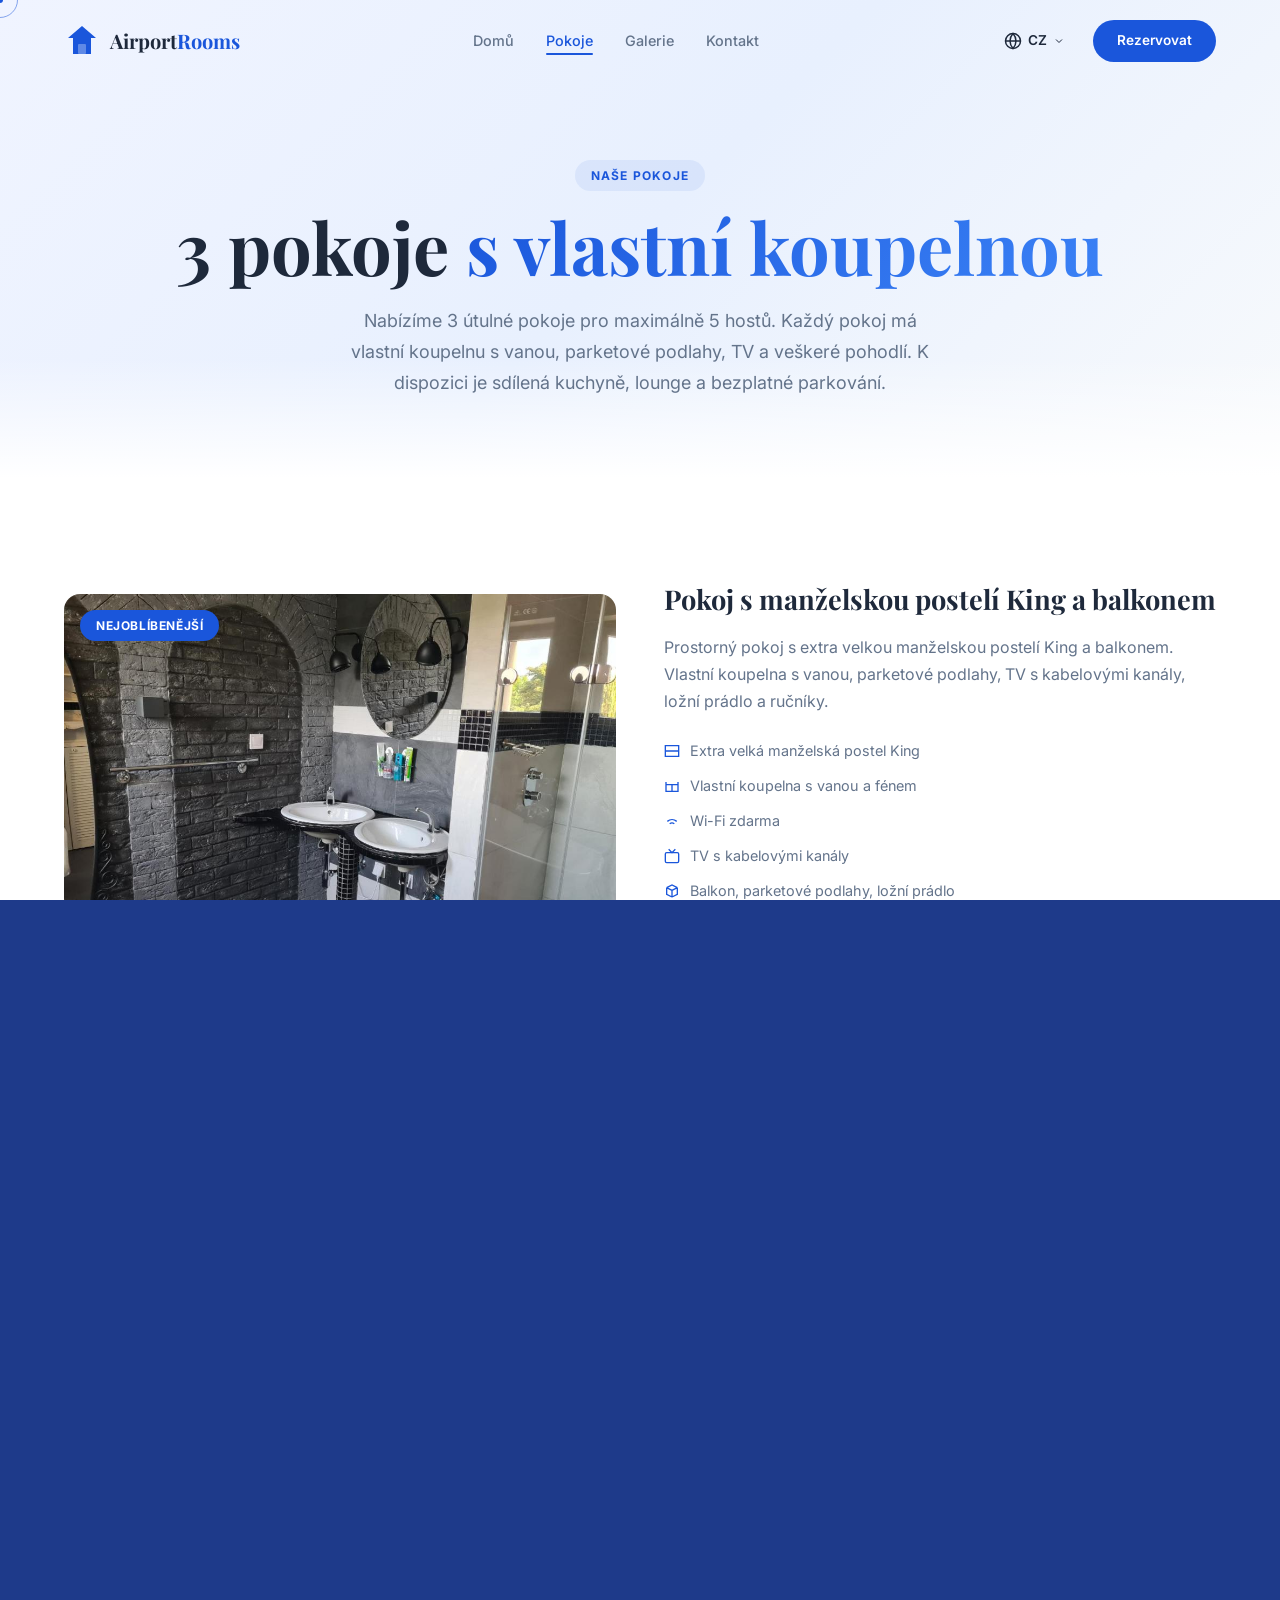
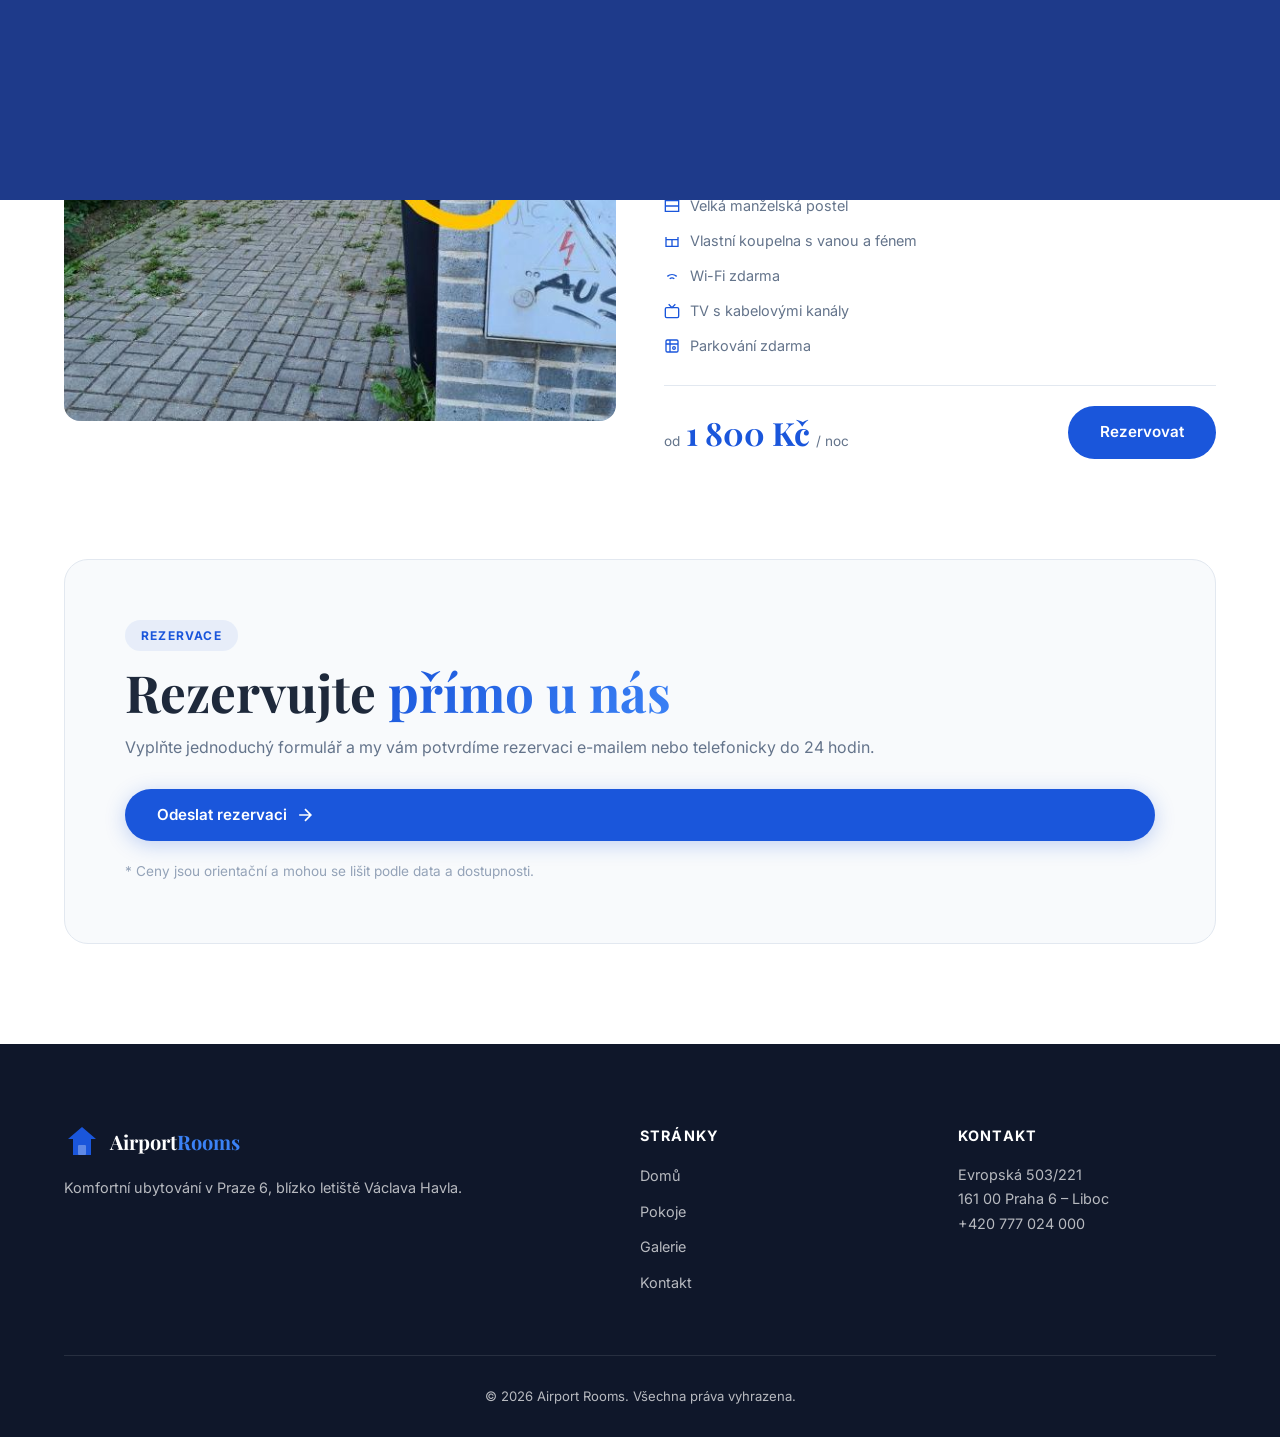
<file: rooms.html>
<!DOCTYPE html>
<html lang="cs">
<head>
    <meta charset="UTF-8">
    <meta name="viewport" content="width=device-width, initial-scale=1.0">
    <title>Pokoje | Airport Rooms</title>
    <meta name="description" content="Prohlédněte si naše komfortní pokoje – jednolůžkový, dvoulůžkový i rodinný apartmán blízko letiště Praha.">
    <link rel="preconnect" href="https://fonts.googleapis.com">
    <link rel="preconnect" href="https://fonts.gstatic.com" crossorigin>
    <link href="https://fonts.googleapis.com/css2?family=Inter:wght@300;400;500;600;700;800;900&family=Playfair+Display:ital,wght@0,400;0,700;1,400&display=swap" rel="stylesheet">
    <link rel="stylesheet" href="css/style.css">
    <link rel="icon" type="image/svg+xml" href="data:image/svg+xml,<svg xmlns='http://www.w3.org/2000/svg' viewBox='0 0 32 32'><path d='M16 2L6 14h4v14h12V14h4L16 2z' fill='%231a56db'/></svg>">
</head>
<body data-page="rooms">

    <div class="cursor-dot"></div>
    <div class="cursor-ring"></div>
    <div class="page-transition" id="pageTransition"><span class="transition-label">Airport Rooms</span></div>

    <nav class="navbar scrolled" id="navbar">
        <div class="nav-container">
            <a href="index.html" class="nav-logo">
                <svg class="logo-svg" viewBox="0 0 36 36" fill="none"><path d="M18 3L4 15h5v16h18V15h5L18 3z" fill="currentColor"/><rect x="14" y="21" width="8" height="10" rx="1" fill="#fff" opacity=".3"/></svg>
                <span class="logo-text">Airport<span class="logo-accent">Rooms</span></span>
            </a>
            <ul class="nav-menu" id="navMenu">
                <li><a href="index.html" class="nav-link" data-i18n="nav.home">Domů</a></li>
                <li><a href="rooms.html" class="nav-link active" data-i18n="nav.rooms">Pokoje</a></li>
                <li><a href="gallery.html" class="nav-link" data-i18n="nav.gallery">Galerie</a></li>
                <li><a href="contact.html" class="nav-link" data-i18n="nav.contact">Kontakt</a></li>
            </ul>
            <div class="nav-right">
                <div class="lang-switcher" id="langSwitcher">
                    <button class="lang-btn" id="langBtn" aria-label="Language">
                        <svg width="18" height="18" viewBox="0 0 24 24" fill="none" stroke="currentColor" stroke-width="2"><circle cx="12" cy="12" r="10"/><path d="M2 12h20M12 2a15.3 15.3 0 0 1 4 10 15.3 15.3 0 0 1-4 10 15.3 15.3 0 0 1-4-10 15.3 15.3 0 0 1 4-10z"/></svg>
                        <span id="currentLang">CZ</span>
                        <svg class="lang-chevron" width="12" height="12" viewBox="0 0 24 24" fill="none" stroke="currentColor" stroke-width="2"><path d="M6 9l6 6 6-6"/></svg>
                    </button>
                    <div class="lang-dropdown" id="langDropdown">
                        <button class="lang-option active" data-lang="cs">Čeština</button>
                        <button class="lang-option" data-lang="en">English</button>
                        <button class="lang-option" data-lang="de">Deutsch</button>
                        <button class="lang-option" data-lang="ru">Русский</button>
                        <button class="lang-option" data-lang="it">Italiano</button>
                        <button class="lang-option" data-lang="pl">Polski</button>
                    </div>
                </div>
                <a href="reservation.html" class="nav-cta" data-i18n="nav.book">Rezervovat</a>
            </div>
            <button class="hamburger" id="hamburger" aria-label="Menu"><span></span><span></span><span></span></button>
        </div>
    </nav>

    <section class="page-header">
        <div class="page-header-bg"></div>
        <div class="container">
            <span class="tag reveal-up" data-i18n="rooms.tag">Naše pokoje</span>
            <h1 class="title-xl reveal-up" style="--delay:.1s"><span data-i18n="rooms.title1">3 pokoje </span><span class="gradient-text" data-i18n="rooms.title2">s vlastní koupelnou</span></h1>
            <p class="text-body-lg reveal-up" style="--delay:.2s" data-i18n="rooms.intro">Nabízíme 3 útulné pokoje pro maximálně 5 hostů. Každý pokoj má vlastní koupelnu s vanou, parketové podlahy, TV a veškeré pohodlí. K dispozici je sdílená kuchyně, lounge a bezplatné parkování.</p>
        </div>
    </section>

    <section class="section rooms-page">
        <div class="container">
            <!-- Room 1 -->
            <div class="room-detail reveal-up" style="--delay:.1s">
                <div class="room-detail-img">
                    <img src="images/369130083.jpg" alt="Pokoj s manželskou postelí King a balkonem">
                    <span class="room-badge" data-i18n="rooms.r1.badge">Nejoblíbenější</span>
                </div>
                <div class="room-detail-info">
                    <h2 data-i18n="rooms.r1.name">Pokoj s manželskou postelí King a balkonem</h2>
                    <p class="room-desc" data-i18n="rooms.r1.desc">Prostorný pokoj s extra velkou manželskou postelí King a balkonem. Vlastní koupelna s vanou, parketové podlahy, TV s kabelovými kanály, ložní prádlo a ručníky.</p>
                    <ul class="room-perks">
                        <li><svg class="perk-svg" width="16" height="16" viewBox="0 0 24 24" fill="none" stroke="var(--primary)" stroke-width="2"><path d="M2 4v16h20V4H2zm0 8h20"/></svg> <span data-i18n="rooms.r1.p1">Extra velká manželská postel King</span></li>
                        <li><svg class="perk-svg" width="16" height="16" viewBox="0 0 24 24" fill="none" stroke="var(--primary)" stroke-width="2"><path d="M3 6v14h18V6M3 10h18M12 10v10"/></svg> <span data-i18n="rooms.r1.p2">Vlastní koupelna s vanou a fénem</span></li>
                        <li><svg class="perk-svg" width="16" height="16" viewBox="0 0 24 24" fill="none" stroke="var(--primary)" stroke-width="2"><path d="M5 12.55a11 11 0 0 1 14.08 0M8.53 16.11a6 6 0 0 1 6.95 0M12 20h.01"/></svg> <span data-i18n="rooms.r1.p3">Wi-Fi zdarma</span></li>
                        <li><svg class="perk-svg" width="16" height="16" viewBox="0 0 24 24" fill="none" stroke="var(--primary)" stroke-width="2"><rect x="2" y="7" width="20" height="15" rx="2"/><path d="M17 2l-5 5-5-5"/></svg> <span data-i18n="rooms.r1.p5">TV s kabelovými kanály</span></li>
                        <li><svg class="perk-svg" width="16" height="16" viewBox="0 0 24 24" fill="none" stroke="var(--primary)" stroke-width="2"><path d="M20 7l-8-4-8 4m16 0l-8 4m8-4v10l-8 4m0-10L4 7m8 4v10M4 7v10l8 4"/></svg> <span data-i18n="rooms.r1.p6">Parketové podlahy, ložní prádlo, ručníky</span></li>
                    </ul>
                    <div class="room-detail-footer">
                        <div class="room-price-big">
                            <span class="price-label" data-i18n="cta.from">od</span>
                            <span class="price-val">2 100 Kč</span>
                            <span class="price-label" data-i18n="rooms.pernight">/ noc</span>
                        </div>
                        <a href="reservation.html?room=king-balcony" class="btn btn-primary" data-i18n="rooms.bookbtn">Rezervovat</a>
                    </div>
                </div>
            </div>

            <!-- Room 2 -->
            <div class="room-detail room-detail-reverse reveal-up" style="--delay:.15s">
                <div class="room-detail-img">
                    <img src="images/369129986.jpg" alt="Dvoulůžkový pokoj s manželskou postelí">
                    <span class="room-badge badge-green" data-i18n="rooms.r2.badge">Útulný</span>
                </div>
                <div class="room-detail-info">
                    <h2 data-i18n="rooms.r2.name">Dvoulůžkový pokoj s manželskou postelí</h2>
                    <p class="room-desc" data-i18n="rooms.r2.desc">Útulný dvoulůžkový pokoj s extra velkou manželskou postelí, parketovými podlahami a vlastní koupelnou s vanou. Ideální pro páry i jednotlivce.</p>
                    <ul class="room-perks">
                        <li><svg class="perk-svg" width="16" height="16" viewBox="0 0 24 24" fill="none" stroke="var(--primary)" stroke-width="2"><path d="M2 4v16h20V4H2zm0 8h20"/></svg> <span data-i18n="rooms.r2.p1">Extra velká manželská postel</span></li>
                        <li><svg class="perk-svg" width="16" height="16" viewBox="0 0 24 24" fill="none" stroke="var(--primary)" stroke-width="2"><path d="M3 6v14h18V6M3 10h18M12 10v10"/></svg> <span data-i18n="rooms.r2.p2">Vlastní koupelna s vanou a fénem</span></li>
                        <li><svg class="perk-svg" width="16" height="16" viewBox="0 0 24 24" fill="none" stroke="var(--primary)" stroke-width="2"><path d="M5 12.55a11 11 0 0 1 14.08 0M8.53 16.11a6 6 0 0 1 6.95 0M12 20h.01"/></svg> <span>Wi-Fi zdarma</span></li>
                        <li><svg class="perk-svg" width="16" height="16" viewBox="0 0 24 24" fill="none" stroke="var(--primary)" stroke-width="2"><rect x="2" y="7" width="20" height="15" rx="2"/><path d="M17 2l-5 5-5-5"/></svg> <span>TV s kabelovými kanály</span></li>
                        <li><svg class="perk-svg" width="16" height="16" viewBox="0 0 24 24" fill="none" stroke="var(--primary)" stroke-width="2"><path d="M20 7l-8-4-8 4m16 0l-8 4m8-4v10l-8 4m0-10L4 7m8 4v10M4 7v10l8 4"/></svg> <span>Parketové podlahy, ložní prádlo, ručníky</span></li>
                    </ul>
                    <div class="room-detail-footer">
                        <div class="room-price-big">
                            <span class="price-label" data-i18n="cta.from">od</span>
                            <span class="price-val">2 100 Kč</span>
                            <span class="price-label" data-i18n="rooms.pernight">/ noc</span>
                        </div>
                        <a href="reservation.html?room=double" class="btn btn-primary" data-i18n="rooms.bookbtn">Rezervovat</a>
                    </div>
                </div>
            </div>

            <!-- Room 3 -->
            <div class="room-detail reveal-up" style="--delay:.2s">
                <div class="room-detail-img">
                    <img src="images/373700872.jpg" alt="Dvoulůžkový pokoj Economy s manželskou postelí">
                    <span class="room-badge badge-gold" data-i18n="rooms.r3.badge">Economy</span>
                </div>
                <div class="room-detail-info">
                    <h2 data-i18n="rooms.r3.name">Dvoulůžkový pokoj Economy s manželskou postelí</h2>
                    <p class="room-desc" data-i18n="rooms.r3.desc">Economy pokoj s velkou manželskou postelí, parketovými podlahami, vlastní koupelnou s vanou a TV. Ideální pro sólo cestovatele před odletem nebo po příletu.</p>
                    <ul class="room-perks">
                        <li><svg class="perk-svg" width="16" height="16" viewBox="0 0 24 24" fill="none" stroke="var(--primary)" stroke-width="2"><path d="M2 4v16h20V4H2zm0 8h20"/></svg> <span data-i18n="rooms.r3.p1">Velká manželská postel</span></li>
                        <li><svg class="perk-svg" width="16" height="16" viewBox="0 0 24 24" fill="none" stroke="var(--primary)" stroke-width="2"><path d="M3 6v14h18V6M3 10h18M12 10v10"/></svg> <span data-i18n="rooms.r3.p2">Vlastní koupelna s vanou a fénem</span></li>
                        <li><svg class="perk-svg" width="16" height="16" viewBox="0 0 24 24" fill="none" stroke="var(--primary)" stroke-width="2"><path d="M5 12.55a11 11 0 0 1 14.08 0M8.53 16.11a6 6 0 0 1 6.95 0M12 20h.01"/></svg> <span>Wi-Fi zdarma</span></li>
                        <li><svg class="perk-svg" width="16" height="16" viewBox="0 0 24 24" fill="none" stroke="var(--primary)" stroke-width="2"><rect x="2" y="7" width="20" height="15" rx="2"/><path d="M17 2l-5 5-5-5"/></svg> <span>TV s kabelovými kanály</span></li>
                        <li><svg class="perk-svg" width="16" height="16" viewBox="0 0 24 24" fill="none" stroke="var(--primary)" stroke-width="2"><rect x="3" y="3" width="18" height="18" rx="2"/><path d="M3 9h18M9 3v18"/><circle cx="15" cy="15" r="2"/></svg> <span data-i18n="rooms.r3.p6">Parkování zdarma</span></li>
                    </ul>
                    <div class="room-detail-footer">
                        <div class="room-price-big">
                            <span class="price-label" data-i18n="cta.from">od</span>
                            <span class="price-val">1 800 Kč</span>
                            <span class="price-label" data-i18n="rooms.pernight">/ noc</span>
                        </div>
                        <a href="reservation.html?room=economy" class="btn btn-primary" data-i18n="rooms.bookbtn">Rezervovat</a>
                    </div>
                </div>
            </div>
        </div>
    </section>

    <!-- RESERVATION CTA -->
    <section class="section booking-section">
        <div class="container">
            <div class="booking-card reveal-up">
                <div class="booking-left">
                    <span class="tag" data-i18n="rooms.booking.tag">Rezervace</span>
                    <h2 class="title-lg"><span data-i18n="rooms.booking.title1">Rezervujte </span><span class="gradient-text" data-i18n="rooms.booking.title2">přímo u nás</span></h2>
                    <p class="text-body" data-i18n="rooms.booking.desc">Vyplňte jednoduchý formulář a my vám potvrdíme rezervaci e-mailem nebo telefonicky do 24 hodin.</p>
                    <div class="booking-links">
                        <a href="reservation.html" class="btn btn-primary btn-glow">
                            <span data-i18n="res.form.submit">Odeslat rezervaci</span>
                            <svg width="20" height="20" viewBox="0 0 24 24" fill="none" stroke="currentColor" stroke-width="2"><path d="M5 12h14M12 5l7 7-7 7"/></svg>
                        </a>
                    </div>
                    <p class="text-sm text-muted" data-i18n="rooms.booking.note">* Ceny jsou orientační a mohou se lišit podle data a dostupnosti.</p>
                </div>
            </div>
        </div>
    </section>

    <!-- FOOTER -->
    <footer class="footer">
        <div class="container">
            <div class="footer-grid">
                <div class="footer-brand">
                    <a href="index.html" class="nav-logo"><svg class="logo-svg" viewBox="0 0 36 36" fill="none"><path d="M18 3L4 15h5v16h18V15h5L18 3z" fill="currentColor"/><rect x="14" y="21" width="8" height="10" rx="1" fill="#fff" opacity=".3"/></svg><span class="logo-text">Airport<span class="logo-accent">Rooms</span></span></a>
                    <p data-i18n="footer.desc">Komfortní ubytování v Praze 6, blízko letiště Václava Havla.</p>
                </div>
                <div class="footer-col">
                    <h4 data-i18n="footer.pages">Stránky</h4>
                    <ul><li><a href="index.html" data-i18n="nav.home">Domů</a></li><li><a href="rooms.html" data-i18n="nav.rooms">Pokoje</a></li><li><a href="gallery.html" data-i18n="nav.gallery">Galerie</a></li><li><a href="contact.html" data-i18n="nav.contact">Kontakt</a></li></ul>
                </div>
                <div class="footer-col">
                    <h4 data-i18n="nav.contact">Kontakt</h4>
                    <p>Evropská 503/221<br>161 00 Praha 6 – Liboc</p>
                    <p><a href="tel:+420777024000">+420 777 024 000</a></p>
                </div>
            </div>
            <div class="footer-bottom"><p>&copy; 2026 Airport Rooms. <span data-i18n="footer.copy">Všechna práva vyhrazena.</span></p></div>
        </div>
    </footer>

    <button class="back-to-top" id="backToTop" aria-label="Nahoru"><svg width="24" height="24" viewBox="0 0 24 24" fill="none" stroke="currentColor" stroke-width="2"><path d="M18 15l-6-6-6 6"/></svg></button>
    <script src="js/main.js"></script>
</body>
</html>
</file>
<file: css/style.css>
/* ═══════════════════════════════════════════
   Airport Rooms — Complete Stylesheet
   ═══════════════════════════════════════════ */

/* ─── VARIABLES ─── */
:root {
    --primary: #1a56db;
    --primary-light: #3b82f6;
    --primary-dark: #1e3a8a;
    --accent: #f59e0b;
    --bg: #ffffff;
    --bg-alt: #f8fafc;
    --bg-dark: #0f172a;
    --text: #1e293b;
    --text-light: #64748b;
    --text-lighter: #94a3b8;
    --border: #e2e8f0;
    --radius: 16px;
    --radius-sm: 10px;
    --radius-xs: 6px;
    --shadow: 0 4px 24px rgba(0,0,0,.06);
    --shadow-lg: 0 12px 40px rgba(0,0,0,.1);
    --transition: .3s cubic-bezier(.4,0,.2,1);
    --font: 'Inter', sans-serif;
    --font-display: 'Playfair Display', serif;
}

/* ─── RESET ─── */
*, *::before, *::after { margin: 0; padding: 0; box-sizing: border-box; }
html { scroll-behavior: smooth; -webkit-font-smoothing: antialiased; }
body { font-family: var(--font); color: var(--text); background: var(--bg); line-height: 1.6; overflow-x: hidden; }
a { color: inherit; text-decoration: none; }
img { max-width: 100%; display: block; }
ul { list-style: none; }
button, input, select, textarea { font: inherit; border: none; outline: none; background: none; }

/* ─── CURSOR ─── */
.cursor-dot, .cursor-ring { position: fixed; pointer-events: none; z-index: 10000; border-radius: 50%; transform: translate(-50%,-50%); display: none; }
.cursor-dot { width: 6px; height: 6px; background: var(--primary); }
.cursor-ring { width: 36px; height: 36px; border: 1.5px solid var(--primary); opacity: .5; transition: width .2s, height .2s, opacity .2s; }
@media (pointer: fine) { .cursor-dot, .cursor-ring { display: block; } body { cursor: none; } a, button, [role="button"] { cursor: none; } }

/* ─── PRELOADER ─── */
#preloader {
    position: fixed; inset: 0; z-index: 99999; background: var(--bg);
    display: flex; align-items: center; justify-content: center;
    transition: opacity .6s, visibility .6s;
}
#preloader.hidden { opacity: 0; visibility: hidden; pointer-events: none; }
.preloader-inner { text-align: center; }
.preloader-logo { display: flex; flex-direction: column; align-items: center; gap: 16px; margin-bottom: 28px; }
.preloader-icon { width: 56px; height: 56px; color: var(--primary); animation: preloaderPulse 1.5s ease-in-out infinite; }
@keyframes preloaderPulse { 0%, 100% { transform: scale(1); opacity: .7; } 50% { transform: scale(1.08); opacity: 1; } }
.preloader-text { font-family: var(--font-display); font-size: 1.5rem; color: var(--text); letter-spacing: .02em; }
.preloader-bar { width: 180px; height: 3px; background: var(--border); border-radius: 3px; overflow: hidden; margin: 0 auto; }
.preloader-bar-fill { display: block; height: 100%; width: 0; background: linear-gradient(90deg, var(--primary), var(--primary-light)); border-radius: 3px; animation: preloaderBar 1.6s ease forwards; }
@keyframes preloaderBar { to { width: 100%; } }

/* ─── PAGE TRANSITION ─── */
.page-transition { position: fixed; inset: 0; z-index: 9999; background: var(--primary-dark); display: flex; align-items: center; justify-content: center; transform: translateY(100%); pointer-events: none; }
.page-transition.active { animation: pageUp .5s ease forwards; }
.transition-label { font-family: var(--font-display); color: #fff; font-size: 1.5rem; letter-spacing: .05em; opacity: 0; }
.page-transition.active .transition-label { animation: fadeLabel .3s .15s ease forwards; }
@keyframes pageUp { to { transform: translateY(0); } }
@keyframes fadeLabel { to { opacity: 1; } }

/* ─── LAYOUT ─── */
.container { max-width: 1200px; margin: 0 auto; padding: 0 24px; }
.section { padding: 100px 0; }
.text-center { text-align: center; }

/* ─── TYPOGRAPHY ─── */
.tag {
    display: inline-block; font-size: .75rem; font-weight: 700;
    letter-spacing: .1em; text-transform: uppercase; color: var(--primary);
    background: rgba(26,86,219,.08); padding: 6px 16px; border-radius: 40px;
    margin-bottom: 16px;
}
.title-xl {
    font-family: var(--font-display); font-size: clamp(2.5rem, 6vw, 4.5rem);
    line-height: 1.1; font-weight: 700; margin-bottom: 20px;
}
.title-lg {
    font-family: var(--font-display); font-size: clamp(2rem, 4vw, 3.2rem);
    line-height: 1.15; font-weight: 700; margin-bottom: 16px;
}
.title-md {
    font-family: var(--font-display); font-size: clamp(1.4rem, 2.5vw, 2rem);
    line-height: 1.2; font-weight: 700; margin-bottom: 12px;
}
.gradient-text {
    background: linear-gradient(135deg, var(--primary), var(--primary-light));
    -webkit-background-clip: text; -webkit-text-fill-color: transparent;
    background-clip: text;
}
.text-body { font-size: 1rem; color: var(--text-light); line-height: 1.7; margin-bottom: 16px; }
.text-body-lg { font-size: 1.125rem; color: var(--text-light); max-width: 600px; line-height: 1.7; }
.text-sm { font-size: .85rem; }
.text-muted { color: var(--text-lighter); }
.section-head { margin-bottom: 56px; }
.section-head .text-body-lg { margin: 0 auto; }

/* ─── BUTTONS ─── */
.btn {
    display: inline-flex; align-items: center; gap: 8px;
    font-weight: 600; font-size: .95rem; padding: 14px 32px;
    border-radius: 60px; transition: var(--transition); cursor: pointer;
    position: relative; overflow: hidden;
}
.btn-primary { background: var(--primary); color: #fff; }
.btn-primary:hover { background: var(--primary-dark); transform: translateY(-2px); box-shadow: 0 8px 24px rgba(26,86,219,.3); }
.btn-glow { box-shadow: 0 4px 20px rgba(26,86,219,.25); }
.btn-glow:hover { box-shadow: 0 8px 32px rgba(26,86,219,.4); }
.btn-outline { border: 2px solid var(--border); color: var(--text); background: transparent; }
.btn-outline:hover { border-color: var(--primary); color: var(--primary); transform: translateY(-2px); }
.btn-outline-dark { border: 2px solid rgba(255,255,255,.3); color: #fff; background: transparent; }
.btn-outline-dark:hover { border-color: #fff; background: rgba(255,255,255,.1); transform: translateY(-2px); }
.btn-full { width: 100%; justify-content: center; }

/* ─── NAVBAR ─── */
.navbar {
    position: fixed; top: 0; left: 0; width: 100%;
    z-index: 1000; padding: 20px 0; transition: var(--transition);
}
.navbar.scrolled {
    background: rgba(255,255,255,.95); backdrop-filter: blur(16px);
    padding: 12px 0; box-shadow: 0 1px 12px rgba(0,0,0,.06);
}
.nav-container {
    display: flex; align-items: center; justify-content: space-between;
    max-width: 1200px; margin: 0 auto; padding: 0 24px;
}
.nav-logo { display: flex; align-items: center; gap: 10px; z-index: 1001; }
.logo-svg { width: 36px; height: 36px; color: var(--primary); }
.logo-text { font-family: var(--font-display); font-size: 1.25rem; font-weight: 700; }
.logo-accent { color: var(--primary); }
.nav-menu { display: flex; gap: 32px; align-items: center; }
.nav-link {
    font-size: .9rem; font-weight: 500; color: var(--text-light);
    position: relative; padding: 4px 0; transition: var(--transition);
}
.nav-link::after {
    content: ''; position: absolute; bottom: -2px; left: 0; width: 0; height: 2px;
    background: var(--primary); border-radius: 2px; transition: var(--transition);
}
.nav-link:hover, .nav-link.active { color: var(--primary); }
.nav-link:hover::after, .nav-link.active::after { width: 100%; }
.nav-right { display: flex; align-items: center; gap: 16px; }
.nav-cta {
    font-size: .85rem; font-weight: 600; padding: 10px 24px;
    border-radius: 60px; background: var(--primary); color: #fff;
    transition: var(--transition);
}
.nav-cta:hover { background: var(--primary-dark); transform: translateY(-1px); }

/* ─── LANGUAGE SWITCHER ─── */
.lang-switcher { position: relative; }
.lang-btn {
    display: flex; align-items: center; gap: 6px; padding: 6px 12px;
    border-radius: 8px; font-size: .85rem; font-weight: 600;
    color: var(--text); cursor: pointer; transition: var(--transition);
}
.lang-btn:hover { background: var(--bg-alt); }
.lang-chevron { transition: transform .2s; }
.lang-switcher.open .lang-chevron { transform: rotate(180deg); }
.lang-dropdown {
    position: absolute; top: calc(100% + 8px); right: 0; background: var(--bg);
    border: 1px solid var(--border); border-radius: var(--radius-sm);
    box-shadow: var(--shadow-lg); padding: 6px; min-width: 140px;
    opacity: 0; visibility: hidden; transform: translateY(-8px);
    transition: var(--transition); z-index: 100;
}
.lang-switcher.open .lang-dropdown { opacity: 1; visibility: visible; transform: translateY(0); }
.lang-option {
    display: block; width: 100%; text-align: left; padding: 8px 14px;
    font-size: .85rem; font-weight: 500; border-radius: var(--radius-xs);
    cursor: pointer; transition: var(--transition); color: var(--text);
}
.lang-option:hover { background: var(--bg-alt); }
.lang-option.active { color: var(--primary); font-weight: 600; }

/* ─── HAMBURGER ─── */
.hamburger { display: none; flex-direction: column; gap: 5px; width: 28px; cursor: pointer; z-index: 1001; }
.hamburger span { display: block; width: 100%; height: 2px; background: var(--text); border-radius: 2px; transition: var(--transition); }
.hamburger.active span:nth-child(1) { transform: rotate(45deg) translate(5px, 5px); }
.hamburger.active span:nth-child(2) { opacity: 0; }
.hamburger.active span:nth-child(3) { transform: rotate(-45deg) translate(5px, -5px); }
body.menu-open { overflow: hidden; }

/* ═══════════════════════════════════════════
   HERO SECTION (homepage)
   ═══════════════════════════════════════════ */
.hero {
    position: relative; min-height: 100vh; display: flex; align-items: center;
    overflow: hidden; background: linear-gradient(135deg, #f8fafc 0%, #e8f0fe 50%, #f0f4ff 100%);
}
.hero-bg { position: absolute; inset: 0; z-index: 0; }
.hero-particles { position: absolute; inset: 0; pointer-events: none; }
.hero-particles span {
    position: absolute; width: 4px; height: 4px; background: var(--primary);
    border-radius: 50%; opacity: .15; animation: particleFloat 12s linear infinite;
}
@keyframes particleFloat {
    0% { transform: translateY(0) scale(1); opacity: .15; }
    50% { opacity: .3; }
    100% { transform: translateY(-100vh) scale(0); opacity: 0; }
}
.hero-gradient-bottom {
    position: absolute; bottom: 0; left: 0; right: 0; height: 120px;
    background: linear-gradient(to top, var(--bg), transparent); z-index: 1;
}
.hero-content {
    position: relative; z-index: 2; max-width: 1200px; margin: 0 auto;
    padding: 160px 24px 100px; width: 100%;
}
.hero-inner {
    display: grid; grid-template-columns: 1fr 1fr; gap: 40px; align-items: center;
}
.hero-badge {
    display: inline-flex; align-items: center; gap: 8px;
    background: rgba(26,86,219,.06); border: 1px solid rgba(26,86,219,.1);
    border-radius: 40px; padding: 8px 20px; font-size: .85rem;
    font-weight: 500; color: var(--primary); margin-bottom: 24px;
}
.hero-badge svg { flex-shrink: 0; }
.hero-title {
    font-family: var(--font-display); font-size: clamp(3rem, 7vw, 5.5rem);
    line-height: 1.05; font-weight: 700; margin-bottom: 24px;
}
.hero-title span { display: block; }
.hero-accent {
    background: linear-gradient(135deg, var(--primary), var(--primary-light));
    -webkit-background-clip: text; -webkit-text-fill-color: transparent;
    background-clip: text;
}
.hero-subtitle {
    font-size: 1.15rem; color: var(--text-light); max-width: 560px;
    margin-bottom: 40px; line-height: 1.8;
}
.hero-btns { display: flex; gap: 16px; flex-wrap: wrap; margin-bottom: 56px; }
.hero-stats { display: flex; align-items: center; gap: 0; }
.stat { display: flex; flex-direction: column; padding: 0 32px; }
.stat:first-child { padding-left: 0; }
.stat-num {
    font-family: var(--font-display); font-size: 2.2rem; font-weight: 700;
    color: var(--primary); line-height: 1.2;
}
.stat-lbl { font-size: .85rem; color: var(--text-light); }
.stat-div { width: 1px; height: 40px; background: var(--border); flex-shrink: 0; }

/* ─── AIRPLANE ANIMATION ─── */
.airplane-container {
    position: absolute; inset: 0; z-index: 1; pointer-events: none; overflow: hidden;
}
.airplane {
    position: absolute; top: 18%; left: -120px;
    animation: flyAcross 18s cubic-bezier(.25,.1,.25,1) infinite;
    opacity: 0; filter: drop-shadow(0 2px 8px rgba(26,86,219,.18));
}
.airplane svg {
    width: 48px; height: 48px; fill: var(--primary); opacity: .18;
}
.airplane-trail {
    position: absolute; top: calc(18% + 22px); left: 0; width: 100%; height: 2px;
    pointer-events: none; overflow: hidden;
}
.airplane-trail::after {
    content: ''; position: absolute; top: 0; left: -100%;
    width: 200px; height: 1px;
    background: linear-gradient(90deg, transparent, rgba(26,86,219,.12), transparent);
    animation: trailMove 18s cubic-bezier(.25,.1,.25,1) infinite;
}
@keyframes flyAcross {
    0% { left: -120px; top: 22%; opacity: 0; transform: rotate(-3deg) scale(.9); }
    5% { opacity: .22; }
    25% { top: 14%; transform: rotate(-5deg) scale(1); }
    50% { top: 18%; opacity: .18; transform: rotate(-2deg) scale(1); }
    75% { top: 12%; transform: rotate(-6deg) scale(.95); }
    90% { opacity: .15; }
    100% { left: calc(100% + 120px); top: 16%; opacity: 0; transform: rotate(-4deg) scale(.9); }
}
@keyframes trailMove {
    0% { left: -200px; opacity: 0; }
    5% { opacity: 1; }
    90% { opacity: .5; }
    100% { left: calc(100% + 200px); opacity: 0; }
}
.airplane-2 {
    position: absolute; top: 55%; right: -80px;
    animation: flyAcross2 24s 6s cubic-bezier(.25,.1,.25,1) infinite;
    opacity: 0; filter: drop-shadow(0 2px 6px rgba(26,86,219,.12));
}
.airplane-2 svg {
    width: 28px; height: 28px; fill: var(--primary); opacity: .10;
    transform: scaleX(-1);
}
@keyframes flyAcross2 {
    0% { right: -80px; top: 58%; opacity: 0; transform: rotate(2deg) scale(.8); }
    8% { opacity: .12; }
    30% { top: 52%; }
    60% { top: 56%; opacity: .10; }
    85% { opacity: .08; }
    100% { right: calc(100% + 80px); top: 50%; opacity: 0; transform: rotate(4deg) scale(.8); }
}

/* ─── HERO AIRPLANE SCENE (right column) ─── */
.hero-plane-scene {
    position: relative; width: 100%; aspect-ratio: 1/1; max-width: 520px;
    margin: 0 auto; display: flex; align-items: center; justify-content: center;
}

/* Orbit rings */
.plane-orbit {
    position: absolute; inset: 10%; pointer-events: none;
}
.plane-orbit-ring {
    position: absolute; inset: 0;
    border: 2px dashed rgba(26,86,219,.12); border-radius: 50%;
    animation: orbitSpin 30s linear infinite;
}
.plane-orbit-ring-2 {
    inset: 15%; border-style: dotted; border-color: rgba(26,86,219,.08);
    animation-duration: 45s; animation-direction: reverse;
}
@keyframes orbitSpin { to { transform: rotate(360deg); } }

/* Main airplane */
.plane-main {
    position: relative; z-index: 3;
    animation: planeBob 4s ease-in-out infinite;
}
.plane-main > svg {
    display: none; /* hidden bg outline */
}
.plane-body {
    width: 120px; height: 120px;
    background: linear-gradient(135deg, var(--primary) 0%, var(--primary-light) 100%);
    border-radius: 50%; display: flex; align-items: center; justify-content: center;
    box-shadow:
        0 0 0 16px rgba(26,86,219,.06),
        0 0 0 32px rgba(26,86,219,.03),
        0 20px 60px rgba(26,86,219,.25),
        0 0 120px rgba(59,130,246,.15);
    animation: planeGlow 3s ease-in-out infinite alternate;
}
.plane-body svg {
    width: 90px; height: 90px;
    filter: drop-shadow(0 4px 12px rgba(0,0,0,.15));
}
@keyframes planeBob {
    0%, 100% { transform: translateY(0) rotate(-2deg); }
    50% { transform: translateY(-16px) rotate(2deg); }
}
@keyframes planeGlow {
    from { box-shadow: 0 0 0 16px rgba(26,86,219,.06), 0 0 0 32px rgba(26,86,219,.03), 0 20px 60px rgba(26,86,219,.25), 0 0 120px rgba(59,130,246,.15); }
    to { box-shadow: 0 0 0 20px rgba(26,86,219,.1), 0 0 0 40px rgba(26,86,219,.05), 0 24px 80px rgba(26,86,219,.3), 0 0 160px rgba(59,130,246,.2); }
}

/* Contrails */
.plane-trails {
    position: absolute; top: 50%; left: 50%; z-index: 2;
    width: 200px; height: 200px; transform: translate(-50%, -50%);
    pointer-events: none;
}
.trail {
    position: absolute; border-radius: 50%;
    border: 2px solid transparent; border-top-color: rgba(26,86,219,.2);
    animation: trailOrbit 6s linear infinite;
}
.t1 { width: 180px; height: 180px; top: 10px; left: 10px; }
.t2 { width: 220px; height: 220px; top: -10px; left: -10px; animation-duration: 8s; border-top-color: rgba(59,130,246,.15); animation-direction: reverse; }
.t3 { width: 260px; height: 260px; top: -30px; left: -30px; animation-duration: 12s; border-top-color: rgba(26,86,219,.08); }
@keyframes trailOrbit {
    to { transform: rotate(360deg); }
}

/* Clouds */
.plane-clouds {
    position: absolute; inset: 0; pointer-events: none; z-index: 1;
}
.cloud {
    position: absolute; width: 80px; height: 32px;
    background: radial-gradient(ellipse, rgba(255,255,255,.9) 0%, rgba(255,255,255,0) 70%);
    border-radius: 50%; filter: blur(2px);
}
.c1 { top: 12%; right: 8%; width: 100px; height: 36px; animation: cloudDrift 10s ease-in-out infinite alternate; }
.c2 { bottom: 18%; left: 5%; width: 70px; height: 28px; animation: cloudDrift 14s 3s ease-in-out infinite alternate-reverse; }
.c3 { top: 50%; right: -5%; width: 60px; height: 24px; animation: cloudDrift 8s 5s ease-in-out infinite alternate; opacity: .6; }
@keyframes cloudDrift {
    from { transform: translateX(0); }
    to { transform: translateX(20px); }
}

/* Decorative dots (flight path) */
.plane-dots {
    position: absolute; inset: 0; pointer-events: none; z-index: 1;
}
.pdot {
    position: absolute; width: 6px; height: 6px;
    background: var(--primary); border-radius: 50%;
    animation: dotPulse 3s ease-in-out infinite;
}
.d1 { top: 22%; left: 18%; opacity: .25; animation-delay: 0s; }
.d2 { top: 10%; left: 50%; opacity: .15; animation-delay: .6s; width: 4px; height: 4px; }
.d3 { top: 35%; right: 10%; opacity: .2; animation-delay: 1.2s; width: 8px; height: 8px; }
.d4 { bottom: 20%; left: 12%; opacity: .12; animation-delay: 1.8s; width: 5px; height: 5px; }
.d5 { bottom: 30%; right: 18%; opacity: .18; animation-delay: 2.4s; }
@keyframes dotPulse {
    0%, 100% { transform: scale(1); opacity: var(--dot-o, .2); }
    50% { transform: scale(1.8); opacity: .4; }
}

/* Flight route label */
.plane-label {
    position: absolute; bottom: 12%; left: 50%; transform: translateX(-50%);
    display: flex; align-items: center; gap: 10px;
    background: rgba(255,255,255,.85); backdrop-filter: blur(8px);
    border: 1px solid rgba(26,86,219,.1); border-radius: 40px;
    padding: 8px 20px; font-size: .8rem; font-weight: 700;
    color: var(--primary); letter-spacing: 2px; z-index: 4;
    box-shadow: 0 4px 20px rgba(26,86,219,.08);
    animation: labelFade 4s ease-in-out infinite alternate;
}
.plane-label svg { stroke: var(--primary); flex-shrink: 0; animation: arrowBounce 1.5s ease-in-out infinite; }
@keyframes labelFade {
    from { opacity: .7; }
    to { opacity: 1; }
}
@keyframes arrowBounce {
    0%, 100% { transform: translateX(0); }
    50% { transform: translateX(4px); }
}

/* ═══════════════════════════════════════════
   PAGE HEADER (subpages)
   ═══════════════════════════════════════════ */
.page-header {
    position: relative; padding: 160px 0 80px; overflow: hidden; text-align: center;
}
.page-header-bg {
    position: absolute; inset: 0;
    background: linear-gradient(135deg, #f0f4ff, #e8f0fe, #f8fafc); z-index: -1;
}
.page-header-bg::after {
    content: ''; position: absolute; bottom: 0; left: 0; right: 0; height: 120px;
    background: linear-gradient(to top, var(--bg), transparent);
}
.page-header .text-body-lg { margin: 0 auto; }

/* ═══════════════════════════════════════════
   ABOUT SECTION
   ═══════════════════════════════════════════ */
.about-grid { display: grid; grid-template-columns: 1fr 1fr; gap: 80px; align-items: center; }
.about-images { position: relative; padding-bottom: 40px; padding-right: 40px; }
.about-img {
    position: relative; border-radius: var(--radius); overflow: hidden;
    box-shadow: var(--shadow-lg);
}
.about-img img { width: 100%; height: 100%; object-fit: cover; transition: transform .6s ease; }
.about-img:hover img { transform: scale(1.03); }
.about-img-1 { aspect-ratio: 3/4; border-radius: var(--radius); overflow: hidden; }
.about-img-2 {
    position: absolute; bottom: 0; right: 0; width: 55%;
    aspect-ratio: 5/4; border-radius: var(--radius); border: 5px solid var(--bg);
    overflow: hidden; box-shadow: var(--shadow-lg); z-index: 2;
}
.about-deco-circle {
    position: absolute; top: -20px; left: -20px; width: 100px; height: 100px;
    border-radius: 50%; border: 3px dashed rgba(26,86,219,.15); z-index: 0;
    animation: spin 30s linear infinite;
}
@keyframes spin { to { transform: rotate(360deg); } }
.about-content .tag { display: inline-block; }
.about-content .text-body { margin-bottom: 16px; }
.about-features { display: flex; flex-direction: column; gap: 16px; margin: 28px 0; }
.feat {
    display: flex; gap: 16px; align-items: flex-start; padding: 16px;
    border-radius: var(--radius-sm); transition: var(--transition);
    border: 1px solid transparent;
}
.feat:hover { background: var(--bg-alt); border-color: var(--border); }
.feat-icon {
    width: 44px; height: 44px; min-width: 44px; border-radius: 12px;
    background: rgba(26,86,219,.08); display: flex; align-items: center;
    justify-content: center;
}
.feat h4 { font-size: .95rem; margin-bottom: 4px; }
.feat p { font-size: .85rem; color: var(--text-light); line-height: 1.5; margin: 0; }

/* ═══════════════════════════════════════════
   MARQUEE
   ═══════════════════════════════════════════ */
.marquee-wrap {
    overflow: hidden; padding: 20px 0;
    border-top: 1px solid var(--border); border-bottom: 1px solid var(--border);
    background: var(--bg-alt);
}
.marquee-track {
    display: flex; align-items: center; gap: 24px;
    animation: marqueeScroll 40s linear infinite; width: max-content;
    white-space: nowrap; font-size: .9rem; font-weight: 500; color: var(--text-light);
}
.marquee-track span { flex-shrink: 0; }
.marquee-dot {
    width: 5px; height: 5px; min-width: 5px; background: var(--primary);
    border-radius: 50%; opacity: .4; display: inline-block;
}
@keyframes marqueeScroll { to { transform: translateX(-50%); } }

/* ═══════════════════════════════════════════
   SERVICES
   ═══════════════════════════════════════════ */
.services-grid { display: grid; grid-template-columns: repeat(3, 1fr); gap: 24px; }
.svc-card {
    background: var(--bg); border: 1px solid var(--border); border-radius: var(--radius);
    padding: 36px 28px; transition: var(--transition); position: relative; overflow: hidden;
}
.svc-card::before {
    content: ''; position: absolute; top: 0; left: 0; right: 0; height: 3px;
    background: linear-gradient(90deg, var(--primary), var(--primary-light));
    transform: scaleX(0); transition: transform .4s ease; transform-origin: left;
}
.svc-card:hover::before { transform: scaleX(1); }
.svc-card:hover { transform: translateY(-6px); box-shadow: var(--shadow-lg); }
.svc-icon-wrap {
    width: 52px; height: 52px; background: rgba(26,86,219,.08); border-radius: 14px;
    display: flex; align-items: center; justify-content: center;
    margin-bottom: 20px; color: var(--primary); transition: var(--transition);
}
.svc-card:hover .svc-icon-wrap { background: var(--primary); color: #fff; }
.svc-card h3 { font-size: 1.1rem; margin-bottom: 10px; font-weight: 600; }
.svc-card p { font-size: .9rem; color: var(--text-light); line-height: 1.65; }

/* ═══════════════════════════════════════════
   REVIEWS
   ═══════════════════════════════════════════ */
.reviews { background: var(--bg-alt); }
.reviews-score {
    display: flex; align-items: center; justify-content: center; gap: 16px;
    margin-top: 20px; flex-wrap: wrap;
}
.score-big {
    font-family: var(--font-display); font-size: 3rem; font-weight: 700;
    color: var(--primary); line-height: 1;
}
.score-stars { display: flex; gap: 3px; }
.score-sub { font-size: .9rem; color: var(--text-light); }
.reviews-slider { position: relative; overflow: hidden; }
.reviews-track { display: flex; gap: 24px; transition: transform .5s ease; }
.rev-card {
    min-width: calc(33.333% - 16px); background: var(--bg); border-radius: var(--radius);
    padding: 32px; box-shadow: var(--shadow); flex-shrink: 0;
    transition: var(--transition);
}
.rev-card:hover { transform: translateY(-4px); box-shadow: var(--shadow-lg); }
.rev-stars { display: flex; gap: 3px; margin-bottom: 16px; }
.rev-card > p {
    font-size: 1rem; line-height: 1.7; color: var(--text); margin-bottom: 20px;
    font-style: italic;
}
.rev-author { display: flex; align-items: center; gap: 12px; }
.rev-avatar {
    width: 42px; height: 42px; border-radius: 50%;
    background: linear-gradient(135deg, var(--primary), var(--primary-light));
    color: #fff; display: flex; align-items: center; justify-content: center;
    font-weight: 700; font-size: .95rem; flex-shrink: 0;
}
.rev-author strong { display: block; font-size: .95rem; }
.rev-author span { font-size: .82rem; color: var(--text-light); }
.rev-nav { display: flex; justify-content: center; gap: 12px; margin-top: 32px; }
.rev-btn {
    width: 48px; height: 48px; border-radius: 50%; border: 1px solid var(--border);
    display: flex; align-items: center; justify-content: center;
    cursor: pointer; transition: var(--transition); background: var(--bg); color: var(--text);
}
.rev-btn:hover { border-color: var(--primary); color: var(--primary); background: rgba(26,86,219,.04); }

/* ═══════════════════════════════════════════
   CTA SECTION
   ═══════════════════════════════════════════ */
.cta-section { padding: 80px 0; }
.cta-card {
    background: linear-gradient(135deg, var(--primary-dark), var(--primary));
    border-radius: 24px; padding: 60px; color: #fff;
    display: flex; align-items: center; justify-content: space-between;
    gap: 40px; position: relative; overflow: hidden;
}
.cta-card::before {
    content: ''; position: absolute; top: -50%; right: -10%; width: 400px; height: 400px;
    border-radius: 50%; background: rgba(255,255,255,.06);
}
.cta-card::after {
    content: ''; position: absolute; bottom: -30%; left: 20%; width: 300px; height: 300px;
    border-radius: 50%; background: rgba(255,255,255,.04);
}
.cta-content { position: relative; z-index: 1; flex: 1; }
.cta-content .title-lg { color: #fff; margin-bottom: 12px; }
.cta-content .gradient-text { -webkit-text-fill-color: #93c5fd; }
.cta-content > p { color: rgba(255,255,255,.8); margin-bottom: 28px; font-size: 1.05rem; }
.cta-btns { display: flex; gap: 16px; flex-wrap: wrap; }
.cta-btns .btn-primary { background: #fff; color: var(--primary-dark); }
.cta-btns .btn-primary:hover { background: var(--bg-alt); }
.cta-price-bubble {
    position: relative; z-index: 1; text-align: center; background: rgba(255,255,255,.12);
    backdrop-filter: blur(12px); border: 1px solid rgba(255,255,255,.2);
    border-radius: 20px; padding: 28px 36px; flex-shrink: 0;
    display: flex; flex-direction: column; gap: 2px;
}
.cta-price-bubble span { font-size: .85rem; color: rgba(255,255,255,.7); }
.cta-price-bubble strong { font-family: var(--font-display); font-size: 2rem; color: #fff; }

/* ═══════════════════════════════════════════
   ROOMS PAGE
   ═══════════════════════════════════════════ */
.rooms-page { padding-bottom: 60px; }
.room-detail {
    display: grid; grid-template-columns: 1fr 1fr; gap: 48px;
    align-items: center; margin-bottom: 80px;
}
.room-detail:last-child { margin-bottom: 0; }
.room-detail-reverse { direction: rtl; }
.room-detail-reverse > * { direction: ltr; }
.room-detail-img {
    position: relative; border-radius: var(--radius); overflow: hidden;
    aspect-ratio: 7/5;
}
.room-detail-img img {
    width: 100%; height: 100%; object-fit: cover; transition: transform .6s ease;
}
.room-detail-img:hover img { transform: scale(1.05); }
.room-badge {
    position: absolute; top: 16px; left: 16px; background: var(--primary); color: #fff;
    font-size: .75rem; font-weight: 700; padding: 6px 16px; border-radius: 40px;
    text-transform: uppercase; letter-spacing: .05em; z-index: 2;
}
.badge-green { background: #059669; }
.badge-gold { background: #d97706; }
.room-detail-info h2 { font-family: var(--font-display); font-size: 1.7rem; margin-bottom: 12px; }
.room-desc { color: var(--text-light); margin-bottom: 24px; line-height: 1.7; }
.room-perks { list-style: none; display: flex; flex-direction: column; gap: 12px; margin-bottom: 28px; }
.room-perks li {
    display: flex; align-items: center; gap: 10px; font-size: .9rem;
    color: var(--text-light);
}
.room-perks li .perk-svg { flex-shrink: 0; }
.room-detail-footer {
    display: flex; align-items: center; justify-content: space-between;
    gap: 20px; flex-wrap: wrap; padding-top: 20px;
    border-top: 1px solid var(--border);
}
.room-price-big { display: flex; align-items: baseline; gap: 6px; }
.price-label { font-size: .85rem; color: var(--text-light); }
.price-val { font-family: var(--font-display); font-size: 2rem; font-weight: 700; color: var(--primary); }

/* ─── BOOKING SECTION (rooms page) ─── */
.booking-section { padding: 40px 0 100px; }
.booking-card {
    background: var(--bg-alt); border-radius: 24px; padding: 60px;
    border: 1px solid var(--border);
}
.booking-left .tag { display: inline-block; margin-bottom: 12px; }
.booking-left .title-lg { margin-bottom: 12px; }
.booking-left .text-body { margin-bottom: 28px; }
.booking-links { display: flex; flex-direction: column; gap: 16px; margin-bottom: 20px; }
.booking-link-card {
    display: flex; align-items: center; gap: 16px; background: var(--bg);
    border: 1px solid var(--border); border-radius: var(--radius);
    padding: 20px 24px; transition: var(--transition);
}
.booking-link-card:hover { transform: translateY(-3px); box-shadow: var(--shadow); border-color: var(--primary); }
.bl-logo {
    width: 44px; height: 44px; border-radius: 12px; color: #fff;
    display: flex; align-items: center; justify-content: center;
    font-weight: 800; font-size: 1rem; flex-shrink: 0;
}
.booking-link-card div:nth-child(2) { flex: 1; }
.booking-link-card strong { display: block; font-size: 1rem; margin-bottom: 2px; }
.booking-link-card span { font-size: .82rem; color: var(--text-light); }
.bl-price { font-weight: 700; color: var(--primary); font-size: .95rem; white-space: nowrap; }

/* ═══════════════════════════════════════════
   GALLERY PAGE
   ═══════════════════════════════════════════ */
.gallery-filters {
    display: flex; gap: 8px; justify-content: center; flex-wrap: wrap; margin-bottom: 40px;
}
.filter-btn {
    padding: 8px 20px; border-radius: 40px; font-size: .85rem; font-weight: 500;
    border: 1px solid var(--border); cursor: pointer; transition: var(--transition);
    color: var(--text-light); background: var(--bg);
}
.filter-btn:hover, .filter-btn.active { background: var(--primary); color: #fff; border-color: var(--primary); }
.gallery-masonry {
    display: grid; grid-template-columns: repeat(3, 1fr); gap: 16px;
}
.gal-item {
    position: relative; border-radius: var(--radius-sm); overflow: hidden;
    cursor: pointer; aspect-ratio: 4/3;
}
.gal-item.gal-tall { grid-row: span 2; aspect-ratio: auto; }
.gal-item.gal-tall img { height: 100%; }
.gal-item.gal-wide { grid-column: span 2; aspect-ratio: auto; min-height: 240px; }
.gal-item img {
    width: 100%; height: 100%; object-fit: cover; transition: transform .5s ease;
}
.gal-item:hover img { transform: scale(1.06); }
.gal-overlay {
    position: absolute; inset: 0;
    background: linear-gradient(to top, rgba(0,0,0,.5) 0%, transparent 50%);
    display: flex; align-items: flex-end; padding: 20px;
    opacity: 0; transition: var(--transition);
}
.gal-overlay span { color: #fff; font-weight: 600; font-size: .95rem; }
.gal-item:hover .gal-overlay { opacity: 1; }
.gal-item[style*="display: none"] { display: none !important; }

/* ─── LIGHTBOX ─── */
.lightbox {
    position: fixed; inset: 0; z-index: 9998; background: rgba(0,0,0,.92);
    display: flex; align-items: center; justify-content: center;
    opacity: 0; visibility: hidden; transition: var(--transition);
}
.lightbox.active { opacity: 1; visibility: visible; }
.lb-img {
    max-width: 90vw; max-height: 85vh; border-radius: var(--radius-sm);
    object-fit: contain;
}
.lb-close, .lb-prev, .lb-next {
    position: absolute; background: rgba(255,255,255,.1);
    border-radius: 50%; display: flex; align-items: center; justify-content: center;
    cursor: pointer; transition: var(--transition); border: none; color: #fff;
    width: 48px; height: 48px;
}
.lb-close:hover, .lb-prev:hover, .lb-next:hover { background: rgba(255,255,255,.25); }
.lb-close { top: 24px; right: 24px; }
.lb-prev { left: 24px; top: 50%; transform: translateY(-50%); }
.lb-next { right: 24px; top: 50%; transform: translateY(-50%); }
.lb-caption {
    position: absolute; bottom: 32px; left: 50%; transform: translateX(-50%);
    color: rgba(255,255,255,.8); font-size: .9rem; font-weight: 500;
    background: rgba(0,0,0,.5); padding: 8px 20px; border-radius: 40px;
    backdrop-filter: blur(8px);
}

/* ═══════════════════════════════════════════
   CONTACT PAGE
   ═══════════════════════════════════════════ */
.contact-grid { display: grid; grid-template-columns: 1fr 1fr; gap: 60px; }
.contact-left { display: flex; flex-direction: column; gap: 0; }
.c-card {
    display: flex; gap: 16px; align-items: flex-start; padding: 20px;
    border-radius: var(--radius-sm); transition: var(--transition);
}
.c-card:hover { background: var(--bg-alt); }
.c-icon {
    width: 44px; height: 44px; min-width: 44px; background: rgba(26,86,219,.08);
    border-radius: 12px; display: flex; align-items: center; justify-content: center;
}
.c-card h4 { font-size: .95rem; margin-bottom: 4px; }
.c-card p { font-size: .9rem; color: var(--text-light); line-height: 1.6; }
.c-card a { color: var(--primary); font-weight: 500; }
.contact-map { border-radius: var(--radius); overflow: hidden; margin-top: 8px; }
.contact-right { display: flex; align-items: flex-start; }
.form-wrap {
    background: var(--bg-alt); border-radius: var(--radius); padding: 40px;
    width: 100%; border: 1px solid var(--border);
}
.form-wrap h3 { font-family: var(--font-display); font-size: 1.5rem; margin-bottom: 28px; }
.fg { position: relative; margin-bottom: 20px; }
.fg input, .fg textarea, .fg select {
    width: 100%; padding: 14px 16px; border: 1px solid var(--border);
    border-radius: var(--radius-sm); font-size: .95rem; background: var(--bg);
    transition: var(--transition); color: var(--text);
}
.fg input:focus, .fg textarea:focus, .fg select:focus { border-color: var(--primary); box-shadow: 0 0 0 3px rgba(26,86,219,.1); }
.fg label {
    position: absolute; top: 14px; left: 16px; font-size: .9rem; color: var(--text-light);
    pointer-events: none; transition: var(--transition); background: transparent; padding: 0 4px;
}
.fg input:focus ~ label, .fg input:not(:placeholder-shown) ~ label,
.fg textarea:focus ~ label, .fg textarea:not(:placeholder-shown) ~ label {
    top: -8px; left: 12px; font-size: .75rem; color: var(--primary);
    font-weight: 600; background: var(--bg-alt);
}
.fg .select-label {
    top: -8px; left: 12px; font-size: .75rem; color: var(--primary);
    font-weight: 600; background: var(--bg-alt);
}
.form-2col { display: grid; grid-template-columns: 1fr 1fr; gap: 16px; }
.form-success { display: none; text-align: center; padding: 40px 20px; }
.form-success.active { display: block; }
.form-success h3 { font-family: var(--font-display); margin-bottom: 8px; }
.form-success p { color: var(--text-light); }

/* ─── LOCATION FACTS ─── */
.loc-grid { display: grid; grid-template-columns: repeat(4, 1fr); gap: 24px; }
.loc-card {
    text-align: center; padding: 32px 20px; background: var(--bg-alt);
    border-radius: var(--radius); transition: var(--transition);
    border: 1px solid transparent;
}
.loc-card:hover { transform: translateY(-6px); box-shadow: var(--shadow-lg); border-color: var(--border); }
.loc-icon {
    width: 56px; height: 56px; margin: 0 auto 16px;
    background: rgba(26,86,219,.08); border-radius: 50%;
    display: flex; align-items: center; justify-content: center;
}
.loc-card strong { display: block; font-size: .95rem; margin-bottom: 4px; }
.loc-card span { font-size: .85rem; color: var(--text-light); }

/* ═══════════════════════════════════════════
   FOOTER
   ═══════════════════════════════════════════ */
.footer {
    background: var(--bg-dark); color: rgba(255,255,255,.7); padding: 80px 0 30px;
}
.footer-grid { display: grid; grid-template-columns: 2fr 1fr 1fr; gap: 60px; margin-bottom: 50px; }
.footer-brand p { margin-top: 16px; font-size: .9rem; line-height: 1.7; }
.footer-brand .nav-logo { color: #fff; }
.footer-brand .logo-accent { color: var(--primary-light); }
.footer-col h4 {
    color: #fff; font-size: .9rem; margin-bottom: 16px;
    text-transform: uppercase; letter-spacing: .08em;
}
.footer-col ul li { margin-bottom: 10px; }
.footer-col a { font-size: .9rem; transition: var(--transition); }
.footer-col a:hover { color: var(--primary-light); }
.footer-col p { font-size: .9rem; line-height: 1.7; }
.footer-bottom {
    padding-top: 30px; border-top: 1px solid rgba(255,255,255,.1);
    text-align: center; font-size: .82rem;
}

/* ─── BACK TO TOP ─── */
.back-to-top {
    position: fixed; bottom: 32px; right: 32px; width: 48px; height: 48px;
    border-radius: 50%; background: var(--primary); color: #fff;
    display: flex; align-items: center; justify-content: center; cursor: pointer;
    opacity: 0; visibility: hidden; transform: translateY(12px);
    transition: var(--transition); z-index: 100;
    box-shadow: 0 4px 16px rgba(26,86,219,.3);
}
.back-to-top.visible { opacity: 1; visibility: visible; transform: translateY(0); }
.back-to-top:hover { background: var(--primary-dark); transform: translateY(-2px); }

/* ─── REVEAL ANIMATIONS ─── */
.reveal-up { opacity: 0; transform: translateY(32px); transition: opacity .7s ease, transform .7s ease; transition-delay: var(--delay, 0s); }
.reveal-up.visible { opacity: 1; transform: translateY(0); }
.reveal-left { opacity: 0; transform: translateX(-32px); transition: opacity .7s ease, transform .7s ease; transition-delay: var(--delay, 0s); }
.reveal-left.visible { opacity: 1; transform: translateX(0); }
.reveal-right { opacity: 0; transform: translateX(32px); transition: opacity .7s ease, transform .7s ease; transition-delay: var(--delay, 0s); }
.reveal-right.visible { opacity: 1; transform: translateX(0); }
.reveal-scale { opacity: 0; transform: scale(.95); transition: opacity .7s ease, transform .7s ease; transition-delay: var(--delay, 0s); }
.reveal-scale.visible { opacity: 1; transform: scale(1); }

/* ═══════════════════════════════════════════
   RESPONSIVE
   ═══════════════════════════════════════════ */
@media (max-width: 1024px) {
    .hero-inner { grid-template-columns: 1fr; gap: 0; }
    .hero-plane-scene { max-width: 340px; aspect-ratio: auto; height: 320px; margin-top: 20px; }
    .plane-body { width: 90px; height: 90px; }
    .plane-body svg { width: 40px; height: 40px; }
    .about-grid { grid-template-columns: 1fr; gap: 48px; }
    .about-images { padding-bottom: 0; padding-right: 0; }
    .about-img-2 { position: relative; bottom: auto; right: auto; width: 100%; border: none; margin-top: 16px; }
    .about-deco-circle { display: none; }
    .services-grid { grid-template-columns: repeat(2, 1fr); }
    .room-detail { grid-template-columns: 1fr; gap: 32px; }
    .room-detail-reverse { direction: ltr; }
    .contact-grid { grid-template-columns: 1fr; gap: 40px; }
    .footer-grid { grid-template-columns: 1fr 1fr; }
    .loc-grid { grid-template-columns: repeat(2, 1fr); }
    .rev-card { min-width: calc(50% - 12px); }
    .cta-card { flex-direction: column; text-align: center; padding: 48px 32px; }
    .cta-btns { justify-content: center; }
    .gallery-masonry { grid-template-columns: repeat(2, 1fr); }
    .gal-item.gal-wide { grid-column: span 2; }
    .booking-card { padding: 40px; }
}

@media (max-width: 768px) {
    .nav-menu {
        position: fixed; top: 0; left: 0; right: 0; width: 100%; max-width: none;
        height: 100vh; height: 100dvh; background: var(--bg); flex-direction: column;
        justify-content: center; align-items: center;
        padding: 40px; gap: 32px; box-shadow: none;
        opacity: 0; visibility: hidden; transition: opacity .3s ease, visibility .3s ease; z-index: 999;
    }
    .nav-menu.open { opacity: 1; visibility: visible; }
    .nav-menu .nav-link { font-size: 1.5rem; font-weight: 600; }
    .hamburger { display: flex; }
    .nav-cta { display: none; }
    .hero-content { padding: 130px 24px 60px; }
    .hero-plane-scene { max-width: 280px; height: 260px; }
    .plane-body { width: 76px; height: 76px; }
    .plane-body svg { width: 34px; height: 34px; }
    .plane-label { padding: 6px 14px; font-size: .7rem; }
    .hero-title { font-size: clamp(2.2rem, 8vw, 3.5rem); }
    .hero-stats { gap: 0; justify-content: center; }
    .stat { padding: 0 16px; text-align: center; }
    .hero-btns { flex-direction: column; }
    .hero-btns .btn { width: 100%; justify-content: center; }
    .services-grid { grid-template-columns: 1fr; }
    .gallery-masonry { grid-template-columns: repeat(2, 1fr); gap: 12px; }
    .gal-item.gal-wide { grid-column: span 1; }
    .footer-grid { grid-template-columns: 1fr; gap: 32px; }
    .section { padding: 60px 0; }
    .form-2col { grid-template-columns: 1fr; }
    .loc-grid { grid-template-columns: repeat(2, 1fr); }
    .rev-card { min-width: 100%; }
    .reviews-track { gap: 16px; }
    .page-header { padding: 130px 0 60px; }
    .room-detail-footer { flex-direction: column; align-items: flex-start; }
    .booking-card { padding: 28px; }
    .booking-link-card { flex-wrap: wrap; }
    .cta-price-bubble { width: 100%; }
}

@media (max-width: 480px) {
    .gallery-masonry { grid-template-columns: 1fr; }
    .gal-item.gal-tall, .gal-item.gal-wide { grid-column: span 1; grid-row: span 1; }
    .loc-grid { grid-template-columns: 1fr; }
    .hero-stats { flex-direction: column; gap: 12px; align-items: center; text-align: center; }
    .stat-div { width: 40px; height: 1px; }
    .stat { padding: 0; }
    .container { padding: 0 16px; }
}

/* ─── RESERVATION PAGE ─── */
.reservation-grid {
    display: grid;
    grid-template-columns: 1.2fr .8fr;
    gap: 40px;
    align-items: start;
}
.reservation-form-wrap { padding: 40px; }
.reservation-form-wrap .btn-full { width: 100%; justify-content: center; padding: 16px; font-size: 1rem; }
.res-info-card {
    background: var(--bg-alt);
    border-radius: var(--radius);
    padding: 28px;
    border: 1px solid var(--border);
    margin-bottom: 20px;
}
.res-info-card h4 {
    font-family: var(--font-display);
    font-size: 1.15rem;
    margin-bottom: 16px;
}
.res-info-list { list-style: none; padding: 0; }
.res-info-list li {
    display: flex;
    align-items: flex-start;
    gap: 12px;
    padding: 10px 0;
    border-bottom: 1px solid var(--border);
    font-size: .9rem;
    line-height: 1.5;
}
.res-info-list li:last-child { border-bottom: none; }
.res-info-list li svg { flex-shrink: 0; margin-top: 2px; }
.res-info-list li a { color: var(--primary); font-weight: 500; }
.res-included-list { list-style: none; padding: 0; }
.res-included-list li {
    display: flex;
    align-items: center;
    gap: 10px;
    padding: 8px 0;
    font-size: .9rem;
    color: var(--text);
}
@media (max-width: 768px) {
    .reservation-grid { grid-template-columns: 1fr; }
}
</file>
